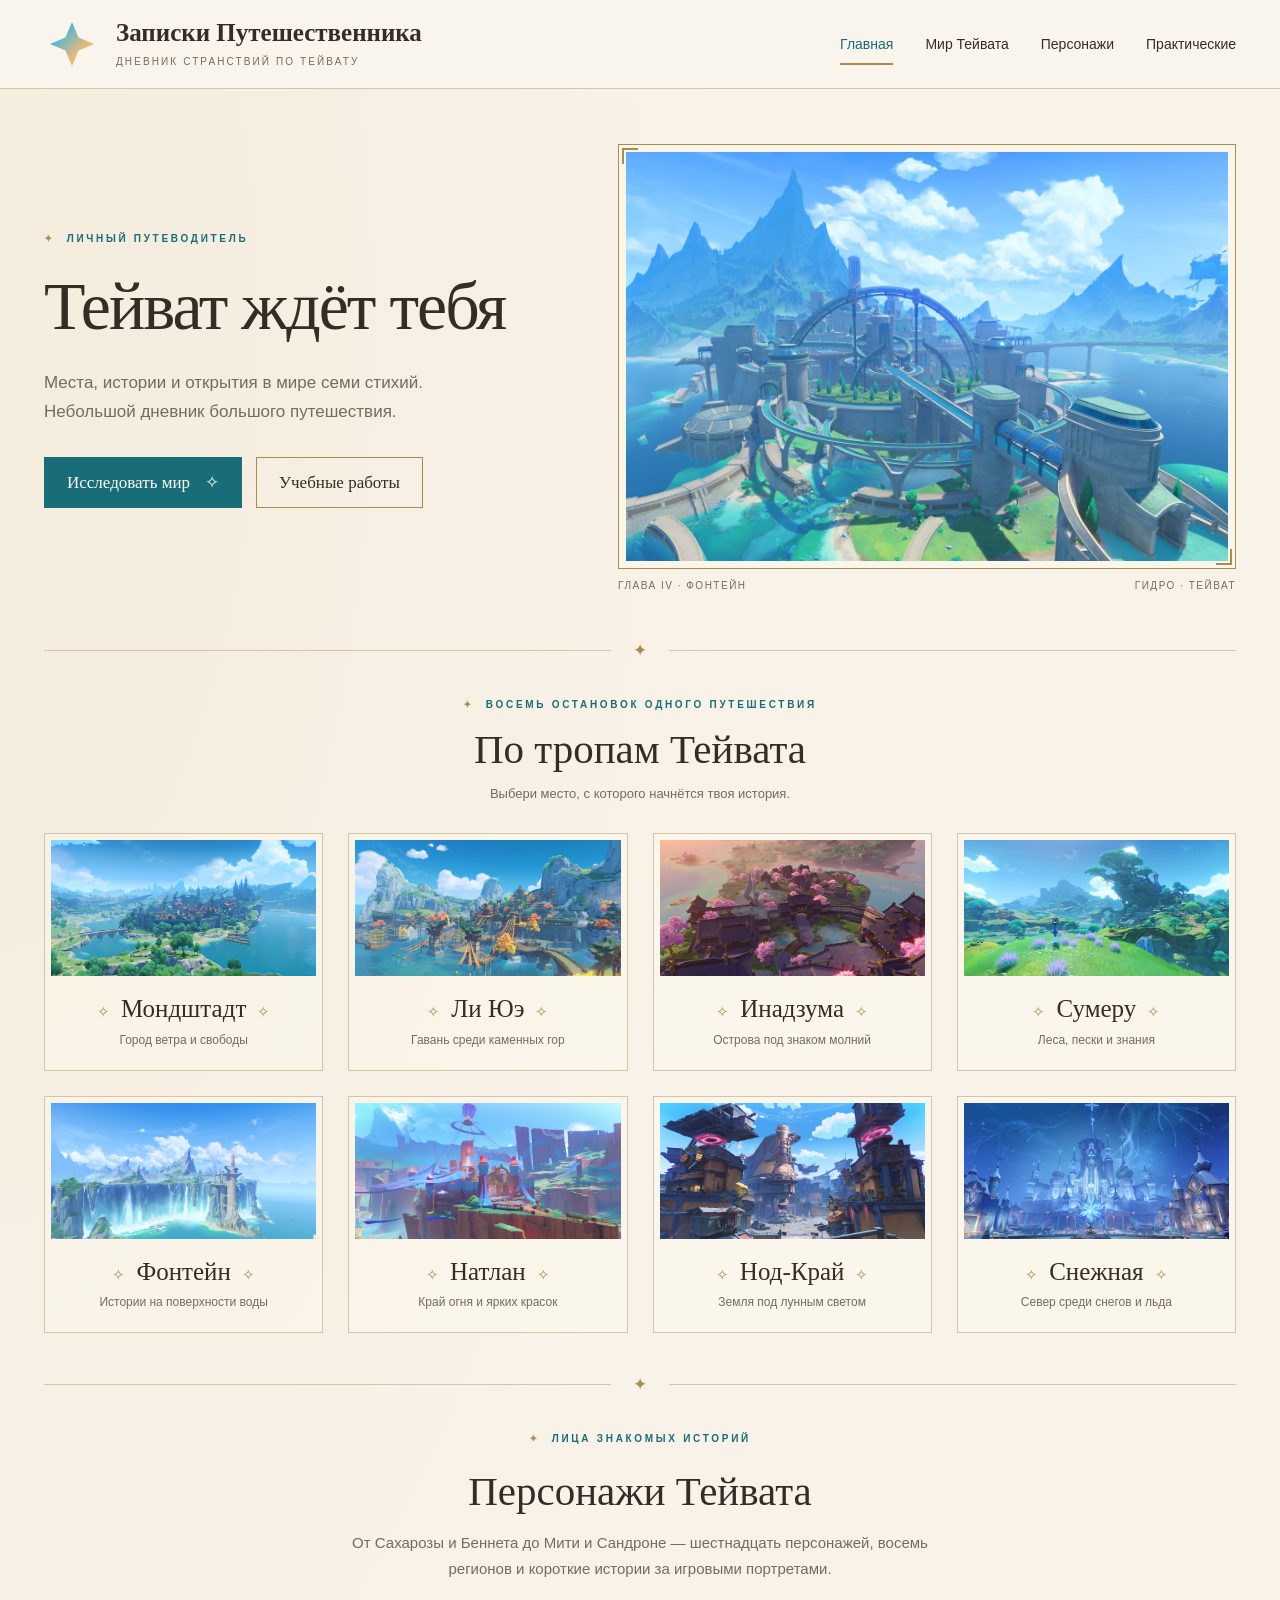
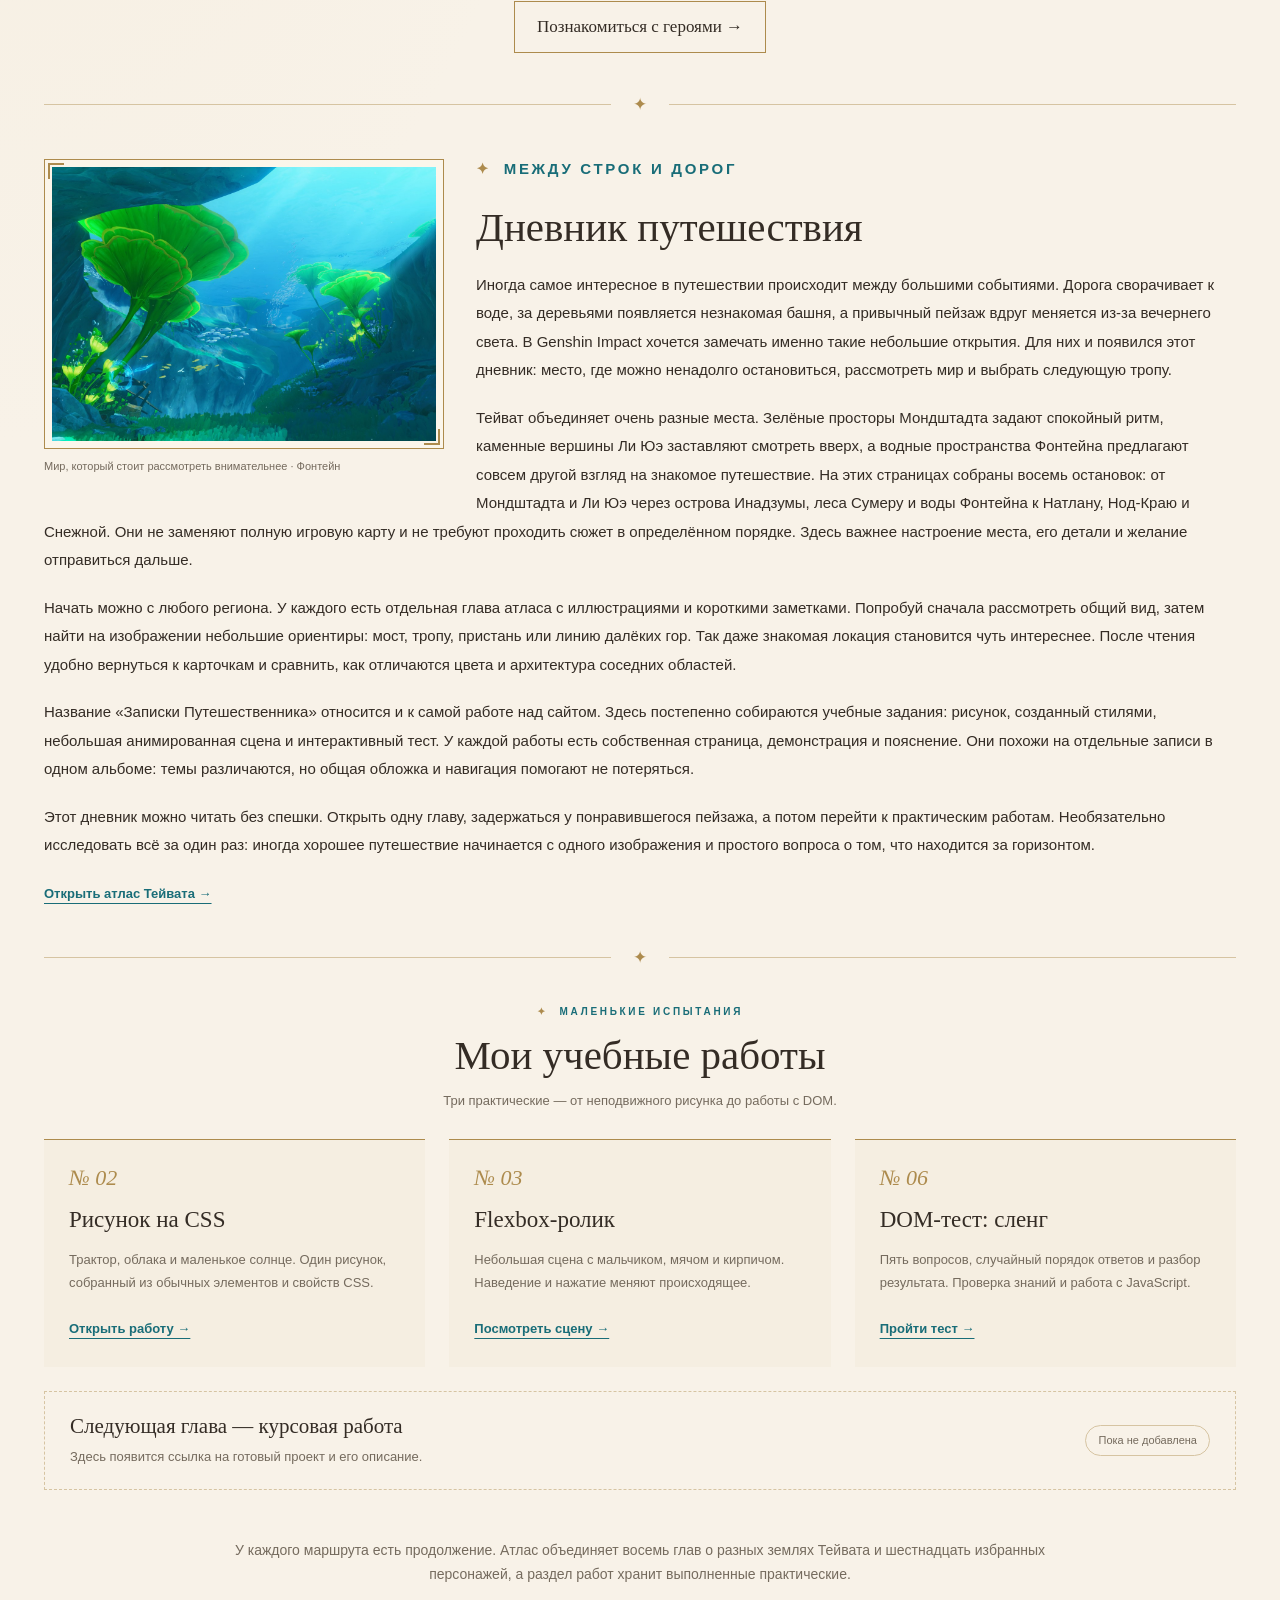
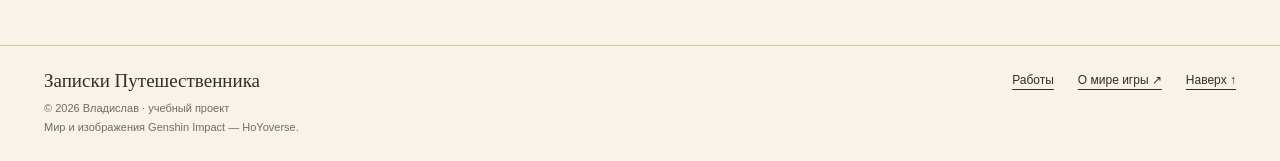
<file: index.html>
<!DOCTYPE html>
<html lang="ru">
<head>
  <meta charset="UTF-8">
  <meta name="viewport" content="width=device-width, initial-scale=1">
  <meta name="description" content="Пастельный дневник Genshin Impact: восемь остановок от Мондштадта до Снежной, атлас и учебные работы по вёрстке.">
  <meta name="theme-color" content="#f8f2e8">
  <title>Главная · Записки Путешественника</title>
  <link rel="icon" type="image/svg+xml" href="assets/images/favicon.svg">
  <link rel="stylesheet" href="assets/css/style.css">
  <script src="assets/js/main.js" defer></script>
</head>
<body>
  <a class="skip-link" href="#main">К содержанию</a>
  <header class="site-header">
    <div class="container header-inner">
      <a class="brand" href="index.html">
        <span class="logo-slot">
          <span class="primogem"></span>
        </span>
        <span class="brand-name">Записки Путешественника<span class="brand-sub">Дневник странствий по Тейвату</span></span>
      </a>
      <button class="menu-toggle" type="button">Меню ☰</button>
      <nav id="site-navigation" class="site-nav"><a href="index.html" class="is-current">Главная</a><a href="teyvat.html">Мир Тейвата</a><a href="characters.html">Персонажи</a><a href="index.html#practices">Практические</a></nav>
    </div>
  </header>
  <main id="main" class="container">
    <section class="hero">
      <div>
        <p class="eyebrow">Личный путеводитель</p>
        <h1 id="hero-title">Тейват ждёт тебя</h1>
        <p class="hero-lead">Места, истории и открытия в мире семи стихий. Небольшой дневник большого путешествия.</p>
        <div class="hero-actions"><a class="button" href="teyvat.html">Исследовать мир <span>✧</span></a><a class="button button--outline" href="#practices">Учебные работы</a></div>
      </div>
      <figure class="hero-picture">
        <div class="framed"><img src="assets/images/fontaine-1.jpg" alt="Панорама Кур-де-Фонтейна с арками, каналами и горными вершинами" width="1600" height="900"></div>
        <figcaption class="picture-caption"><span>Глава IV · Фонтейн</span><span>Гидро · Тейват</span></figcaption>
      </figure>
    </section>
    <div class="ornament">✦</div>
    <section class="section">
      <div class="section-heading"><p class="eyebrow">Восемь остановок одного путешествия</p><h2 id="regions-title">По тропам Тейвата</h2><p class="section-note">Выбери место, с которого начнётся твоя история.</p></div>
      <div class="region-grid">
        <a class="region-card" href="teyvat.html#mondstadt">
          <img src="assets/images/mondstadt.jpg" alt="Город Мондштадт на острове среди зелёных холмов" width="1600" height="900" loading="lazy">
          <div class="region-card-body"><h3>Мондштадт</h3><p>Город ветра и свободы</p></div>
        </a>
        <a class="region-card" href="teyvat.html#liyue">
          <img src="assets/images/liyue-1.jpg" alt="Порт Ли Юэ с традиционными крышами и горами на горизонте" width="1600" height="900" loading="lazy">
          <div class="region-card-body"><h3>Ли Юэ</h3><p>Гавань среди каменных гор</p></div>
        </a>
        <a class="region-card" href="teyvat.html#inazuma">
          <img src="assets/images/inazuma.jpg" alt="Город Инадзума с сакурами и дворцом над морем" width="1600" height="900" loading="lazy">
          <div class="region-card-body"><h3>Инадзума</h3><p>Острова под знаком молний</p></div>
        </a>
        <a class="region-card" href="teyvat.html#sumeru">
          <img src="assets/images/sumeru.jpg" alt="Город Сумеру среди ветвей большого дерева" width="1600" height="900" loading="lazy">
          <div class="region-card-body"><h3>Сумеру</h3><p>Леса, пески и знания</p></div>
        </a>
        <a class="region-card" href="teyvat.html#fontaine">
          <img src="assets/images/fontaine-2.jpg" alt="Водопады и порт Ромарин в Фонтейне" width="1600" height="900" loading="lazy">
          <div class="region-card-body"><h3>Фонтейн</h3><p>Истории на поверхности воды</p></div>
        </a>
        <a class="region-card" href="teyvat.html#natlan">
          <img src="assets/images/natlan.jpg" alt="Красочные скалы и арена Натлана" width="1600" height="900" loading="lazy">
          <div class="region-card-body"><h3>Натлан</h3><p>Край огня и ярких красок</p></div>
        </a>
        <a class="region-card" href="teyvat.html#nod-krai">
          <img src="assets/images/nod-krai.jpg" alt="Постройки и механизмы приграничного города Нод-Края" width="1600" height="900" loading="lazy">
          <div class="region-card-body"><h3>Нод-Край</h3><p>Земля под лунным светом</p></div>
        </a>
        <a class="region-card" href="teyvat.html#snezhnaya">
          <img src="assets/images/snezhnaya.jpg" alt="Ледяной дворец Полярной звезды в синем свете" width="1600" height="900" loading="lazy">
          <div class="region-card-body"><h3>Снежная</h3><p>Север среди снегов и льда</p></div>
        </a>
      </div>
    </section>
    <div class="ornament">✦</div>
    <section class="section character-intro">
      <p class="eyebrow">Лица знакомых историй</p><h2 id="characters-title">Персонажи Тейвата</h2>
      <p>От Сахарозы и Беннета до Мити и Сандроне — шестнадцать персонажей, восемь регионов и короткие истории за игровыми портретами.</p>
      <a class="button button--outline" href="characters.html">Познакомиться с героями →</a>
    </section>
    <div class="ornament">✦</div>
    <article class="journal">
      <figure class="float-picture"><div class="framed"><img src="assets/images/fontaine-3.jpg" alt="Подводные растения Элтонской впадины в мягком голубом свете" width="1600" height="900" loading="lazy"></div><figcaption>Мир, который стоит рассмотреть внимательнее · Фонтейн</figcaption></figure>
      <p class="eyebrow">Между строк и дорог</p>
      <h2 id="journal-title">Дневник путешествия</h2>
      <p>Иногда самое интересное в путешествии происходит между большими событиями. Дорога сворачивает к воде, за деревьями появляется незнакомая башня, а привычный пейзаж вдруг меняется из-за вечернего света. В Genshin Impact хочется замечать именно такие небольшие открытия. Для них и появился этот дневник: место, где можно ненадолго остановиться, рассмотреть мир и выбрать следующую тропу.</p>
    <p>Тейват объединяет очень разные места. Зелёные просторы Мондштадта задают спокойный ритм, каменные вершины Ли Юэ заставляют смотреть вверх, а водные пространства Фонтейна предлагают совсем другой взгляд на знакомое путешествие. На этих страницах собраны восемь остановок: от Мондштадта и Ли Юэ через острова Инадзумы, леса Сумеру и воды Фонтейна к Натлану, Нод-Краю и Снежной. Они не заменяют полную игровую карту и не требуют проходить сюжет в определённом порядке. Здесь важнее настроение места, его детали и желание отправиться дальше.</p>
    <p>Начать можно с любого региона. У каждого есть отдельная глава атласа с иллюстрациями и короткими заметками. Попробуй сначала рассмотреть общий вид, затем найти на изображении небольшие ориентиры: мост, тропу, пристань или линию далёких гор. Так даже знакомая локация становится чуть интереснее. После чтения удобно вернуться к карточкам и сравнить, как отличаются цвета и архитектура соседних областей.</p>
    <p>Название «Записки Путешественника» относится и к самой работе над сайтом. Здесь постепенно собираются учебные задания: рисунок, созданный стилями, небольшая анимированная сцена и интерактивный тест. У каждой работы есть собственная страница, демонстрация и пояснение. Они похожи на отдельные записи в одном альбоме: темы различаются, но общая обложка и навигация помогают не потеряться.</p>
    <p>Этот дневник можно читать без спешки. Открыть одну главу, задержаться у понравившегося пейзажа, а потом перейти к практическим работам. Необязательно исследовать всё за один раз: иногда хорошее путешествие начинается с одного изображения и простого вопроса о том, что находится за горизонтом.</p>
      <a class="text-link" href="teyvat.html">Открыть атлас Тейвата →</a>
    </article>
    <div class="ornament">✦</div>
    <section id="practices" class="section">
      <div class="section-heading"><p class="eyebrow">Маленькие испытания</p><h2 id="practices-title">Мои учебные работы</h2><p class="section-note">Три практические — от неподвижного рисунка до работы с DOM.</p></div>
      <div class="works-grid">
        <article class="work-card"><span class="work-number">№ 02</span><h3>Рисунок на CSS</h3><p>Трактор, облака и маленькое солнце. Один рисунок, собранный из обычных элементов и свойств CSS.</p><a class="text-link" href="practice-2.html">Открыть работу →</a></article>
        <article class="work-card"><span class="work-number">№ 03</span><h3>Flexbox-ролик</h3><p>Небольшая сцена с мальчиком, мячом и кирпичом. Наведение и нажатие меняют происходящее.</p><a class="text-link" href="practice-3.html">Посмотреть сцену →</a></article>
        <article class="work-card"><span class="work-number">№ 06</span><h3>DOM-тест: сленг</h3><p>Пять вопросов, случайный порядок ответов и разбор результата. Проверка знаний и работа с JavaScript.</p><a class="text-link" href="practice-6.html">Пройти тест →</a></article>
      </div>
      <div class="coursework-note"><p><strong>Следующая глава — курсовая работа</strong>Здесь появится ссылка на готовый проект и его описание.</p><span class="status-label">Пока не добавлена</span></div>
    </section>
    <p class="closing-note">У каждого маршрута есть продолжение. Атлас объединяет восемь глав о разных землях Тейвата и шестнадцать избранных персонажей, а раздел работ хранит выполненные практические.</p>
  </main>
  <footer class="site-footer">
    <div class="container footer-inner">
      <div><p class="footer-brand">Записки Путешественника</p><p class="footer-small">© 2026 Владислав · учебный проект<br>Мир и изображения Genshin Impact — HoYoverse.</p></div>
      <nav class="footer-links"><a href="index.html#practices">Работы</a><a href="https://genshin.hoyoverse.com/ru/map" target="_blank" rel="noopener noreferrer">О мире игры ↗</a><a href="#main">Наверх ↑</a></nav>
    </div>
  </footer>
</body>
</html>
</file>
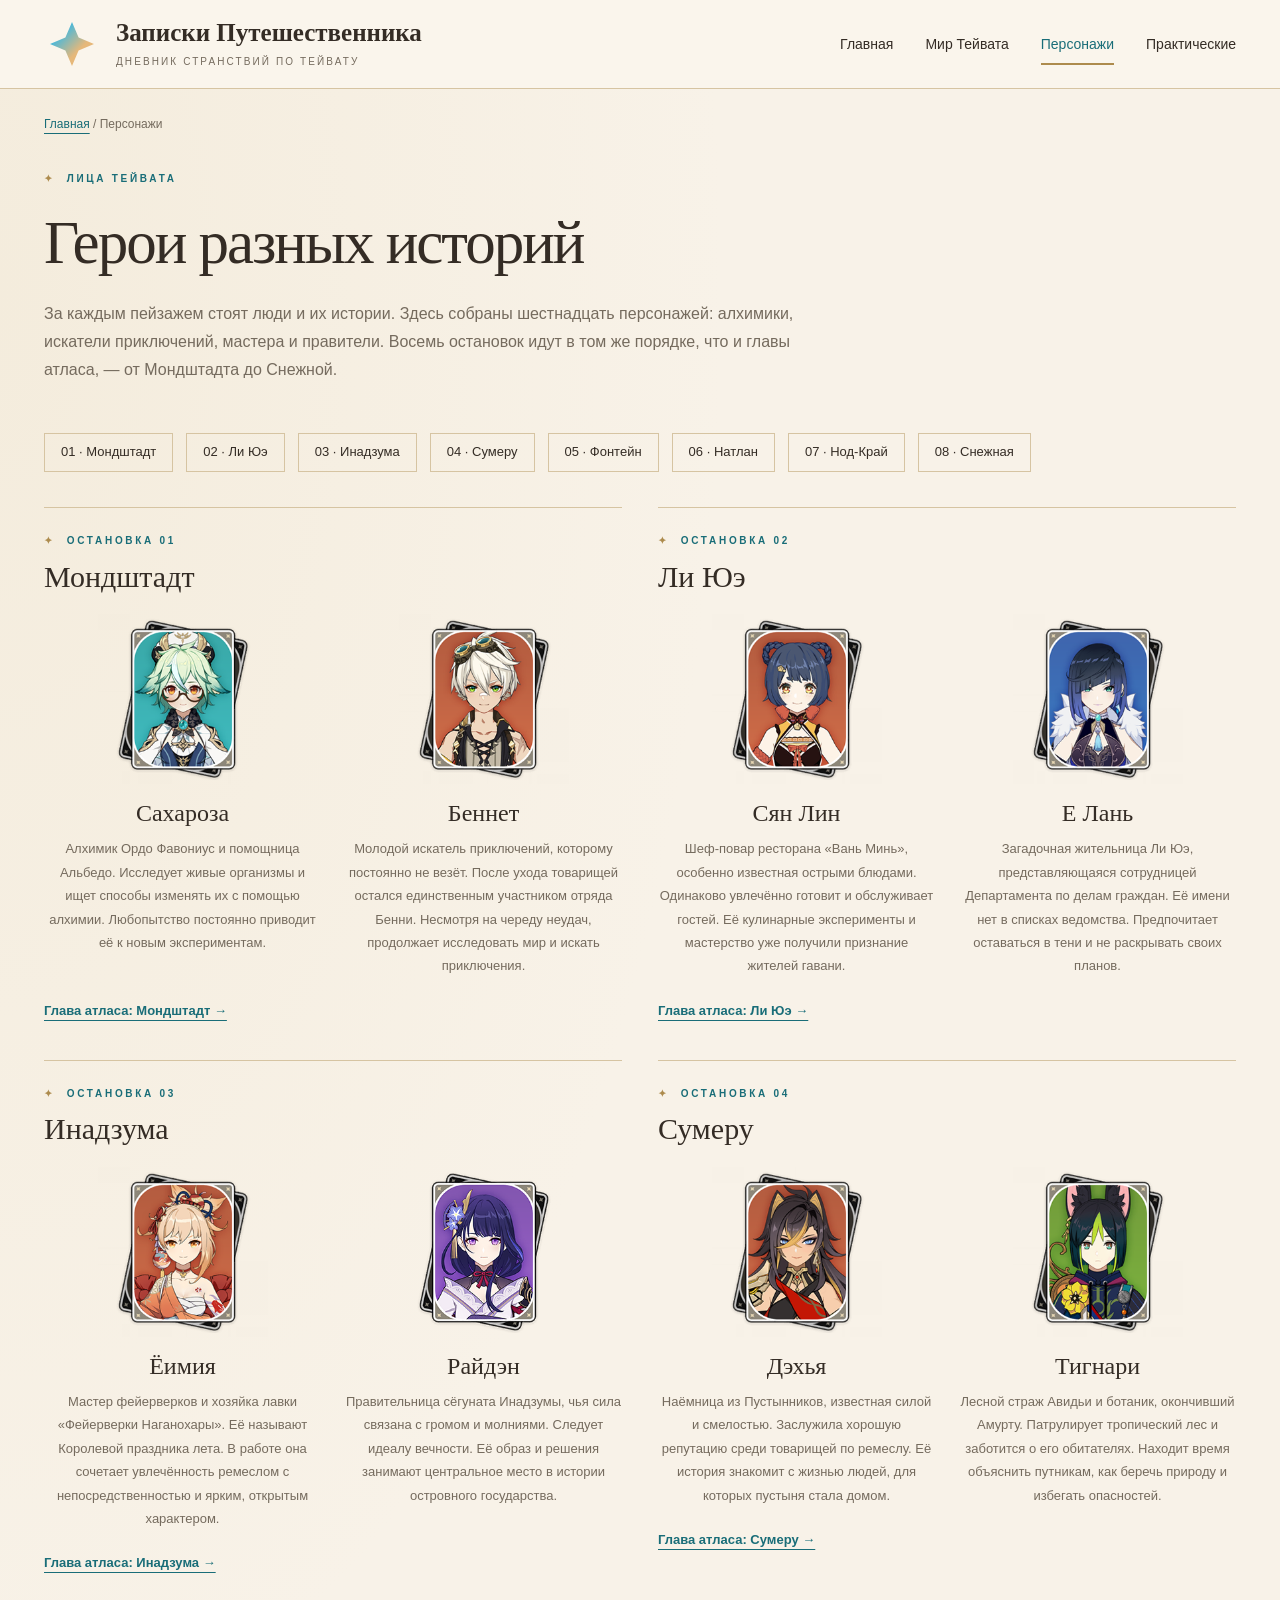
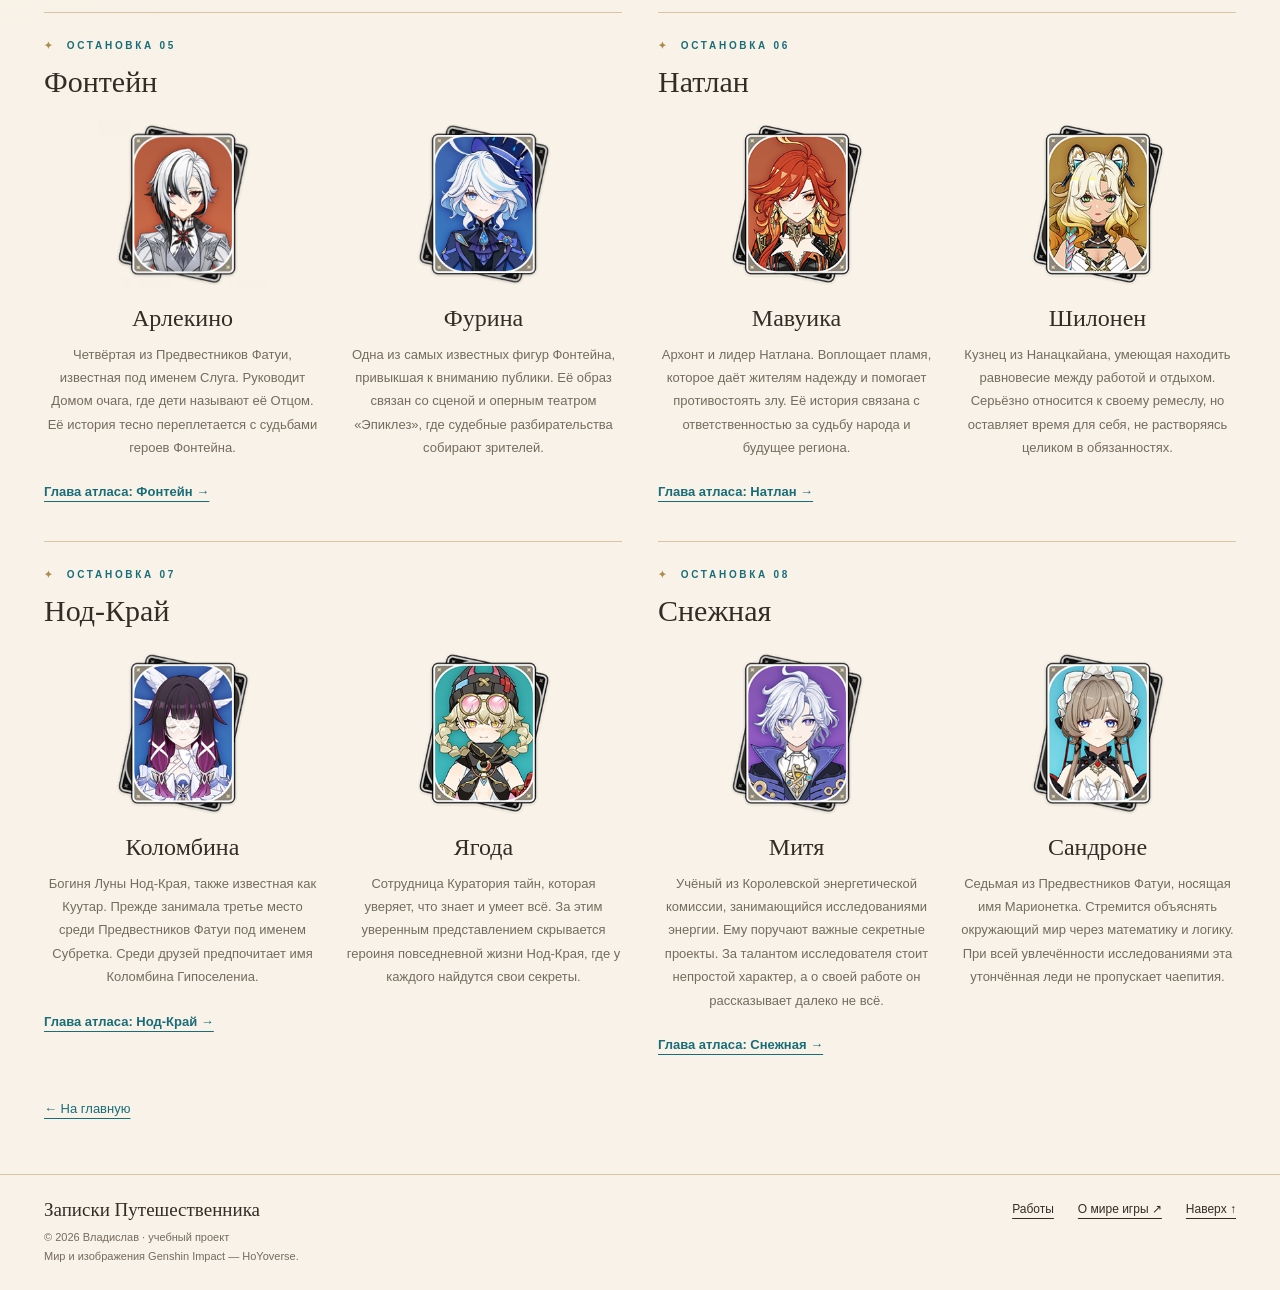
<file: characters.html>
<!DOCTYPE html>
<html lang="ru">
<head>
  <meta charset="UTF-8">
  <meta name="viewport" content="width=device-width, initial-scale=1">
  <meta name="description" content="Шестнадцать персонажей Genshin Impact: игровые портреты и короткие описания, от Мондштадта до Снежной.">
  <meta name="theme-color" content="#f8f2e8">
  <title>Персонажи · Записки Путешественника</title>
  <link rel="icon" type="image/svg+xml" href="assets/images/favicon.svg">
  <link rel="stylesheet" href="assets/css/style.css">
  <script src="assets/js/main.js" defer></script>
</head>
<body>
  <a class="skip-link" href="#main">К содержанию</a>
  <header class="site-header">
    <div class="container header-inner">
      <a class="brand" href="index.html">
        <span class="logo-slot">
          <span class="primogem"></span>
        </span>
        <span class="brand-name">Записки Путешественника<span class="brand-sub">Дневник странствий по Тейвату</span></span>
      </a>
      <button class="menu-toggle" type="button">Меню ☰</button>
      <nav id="site-navigation" class="site-nav"><a href="index.html">Главная</a><a href="teyvat.html">Мир Тейвата</a><a href="characters.html" class="is-current">Персонажи</a><a href="index.html#practices">Практические</a></nav>
    </div>
  </header>
  <main id="main" class="container">
    <nav class="breadcrumbs"><a href="index.html">Главная</a> / Персонажи</nav>
    <header class="page-intro"><p class="eyebrow">Лица Тейвата</p><h1>Герои разных историй</h1><p>За каждым пейзажем стоят люди и их истории. Здесь собраны шестнадцать персонажей: алхимики, искатели приключений, мастера и правители. Восемь остановок идут в том же порядке, что и главы атласа, — от Мондштадта до Снежной.</p></header>
    <nav class="atlas-toc"><a href="#mondstadt">01 · Мондштадт</a><a href="#liyue">02 · Ли Юэ</a><a href="#inazuma">03 · Инадзума</a><a href="#sumeru">04 · Сумеру</a><a href="#fontaine">05 · Фонтейн</a><a href="#natlan">06 · Натлан</a><a href="#nod-krai">07 · Нод-Край</a><a href="#snezhnaya">08 · Снежная</a></nav>
    <div class="character-regions">
      <section id="mondstadt" class="character-region">
        <p class="eyebrow">Остановка 01</p><h2 id="mondstadt-title">Мондштадт</h2>
        <div class="character-pair">
          <article class="character-card"><img src="assets/images/character-sucrose.png" alt="Сахароза — игровая карточка персонажа" width="256" height="256" loading="lazy"><h3>Сахароза</h3><p>Алхимик Ордо Фавониус и помощница Альбедо. Исследует живые организмы и ищет способы изменять их с помощью алхимии. Любопытство постоянно приводит её к новым экспериментам.</p></article>
          <article class="character-card"><img src="assets/images/character-bennett.png" alt="Беннет — игровая карточка персонажа" width="256" height="256" loading="lazy"><h3>Беннет</h3><p>Молодой искатель приключений, которому постоянно не везёт. После ухода товарищей остался единственным участником отряда Бенни. Несмотря на череду неудач, продолжает исследовать мир и искать приключения.</p></article>
        </div>
        <a class="text-link" href="teyvat.html#mondstadt">Глава атласа: Мондштадт →</a>
      </section>
      <section id="liyue" class="character-region">
        <p class="eyebrow">Остановка 02</p><h2 id="liyue-title">Ли Юэ</h2>
        <div class="character-pair">
          <article class="character-card"><img src="assets/images/character-xiangling.png" alt="Сян Лин — игровая карточка персонажа" width="256" height="256" loading="lazy"><h3>Сян Лин</h3><p>Шеф-повар ресторана «Вань Минь», особенно известная острыми блюдами. Одинаково увлечённо готовит и обслуживает гостей. Её кулинарные эксперименты и мастерство уже получили признание жителей гавани.</p></article>
          <article class="character-card"><img src="assets/images/character-yelan.png" alt="Е Лань — игровая карточка персонажа" width="256" height="256" loading="lazy"><h3>Е Лань</h3><p>Загадочная жительница Ли Юэ, представляющаяся сотрудницей Департамента по делам граждан. Её имени нет в списках ведомства. Предпочитает оставаться в тени и не раскрывать своих планов.</p></article>
        </div>
        <a class="text-link" href="teyvat.html#liyue">Глава атласа: Ли Юэ →</a>
      </section>
      <section id="inazuma" class="character-region">
        <p class="eyebrow">Остановка 03</p><h2 id="inazuma-title">Инадзума</h2>
        <div class="character-pair">
          <article class="character-card"><img src="assets/images/character-yoimiya.png" alt="Ёимия — игровая карточка персонажа" width="256" height="256" loading="lazy"><h3>Ёимия</h3><p>Мастер фейерверков и хозяйка лавки «Фейерверки Наганохары». Её называют Королевой праздника лета. В работе она сочетает увлечённость ремеслом с непосредственностью и ярким, открытым характером.</p></article>
          <article class="character-card"><img src="assets/images/character-raiden.png" alt="Райдэн — игровая карточка персонажа" width="256" height="256" loading="lazy"><h3>Райдэн</h3><p>Правительница сёгуната Инадзумы, чья сила связана с громом и молниями. Следует идеалу вечности. Её образ и решения занимают центральное место в истории островного государства.</p></article>
        </div>
        <a class="text-link" href="teyvat.html#inazuma">Глава атласа: Инадзума →</a>
      </section>
      <section id="sumeru" class="character-region">
        <p class="eyebrow">Остановка 04</p><h2 id="sumeru-title">Сумеру</h2>
        <div class="character-pair">
          <article class="character-card"><img src="assets/images/character-dehya.png" alt="Дэхья — игровая карточка персонажа" width="256" height="256" loading="lazy"><h3>Дэхья</h3><p>Наёмница из Пустынников, известная силой и смелостью. Заслужила хорошую репутацию среди товарищей по ремеслу. Её история знакомит с жизнью людей, для которых пустыня стала домом.</p></article>
          <article class="character-card"><img src="assets/images/character-tighnari.png" alt="Тигнари — игровая карточка персонажа" width="256" height="256" loading="lazy"><h3>Тигнари</h3><p>Лесной страж Авидьи и ботаник, окончивший Амурту. Патрулирует тропический лес и заботится о его обитателях. Находит время объяснить путникам, как беречь природу и избегать опасностей.</p></article>
        </div>
        <a class="text-link" href="teyvat.html#sumeru">Глава атласа: Сумеру →</a>
      </section>
      <section id="fontaine" class="character-region">
        <p class="eyebrow">Остановка 05</p><h2 id="fontaine-title">Фонтейн</h2>
        <div class="character-pair">
          <article class="character-card"><img src="assets/images/character-arlecchino.png" alt="Арлекино — игровая карточка персонажа" width="256" height="256" loading="lazy"><h3>Арлекино</h3><p>Четвёртая из Предвестников Фатуи, известная под именем Слуга. Руководит Домом очага, где дети называют её Отцом. Её история тесно переплетается с судьбами героев Фонтейна.</p></article>
          <article class="character-card"><img src="assets/images/character-furina.png" alt="Фурина — игровая карточка персонажа" width="512" height="512" loading="lazy"><h3>Фурина</h3><p>Одна из самых известных фигур Фонтейна, привыкшая к вниманию публики. Её образ связан со сценой и оперным театром «Эпиклез», где судебные разбирательства собирают зрителей.</p></article>
        </div>
        <a class="text-link" href="teyvat.html#fontaine">Глава атласа: Фонтейн →</a>
      </section>
      <section id="natlan" class="character-region">
        <p class="eyebrow">Остановка 06</p><h2 id="natlan-title">Натлан</h2>
        <div class="character-pair">
          <article class="character-card"><img src="assets/images/character-mavuika.png" alt="Мавуика — игровая карточка персонажа" width="256" height="256" loading="lazy"><h3>Мавуика</h3><p>Архонт и лидер Натлана. Воплощает пламя, которое даёт жителям надежду и помогает противостоять злу. Её история связана с ответственностью за судьбу народа и будущее региона.</p></article>
          <article class="character-card"><img src="assets/images/character-xilonen.png" alt="Шилонен — игровая карточка персонажа" width="256" height="256" loading="lazy"><h3>Шилонен</h3><p>Кузнец из Нанацкайана, умеющая находить равновесие между работой и отдыхом. Серьёзно относится к своему ремеслу, но оставляет время для себя, не растворяясь целиком в обязанностях.</p></article>
        </div>
        <a class="text-link" href="teyvat.html#natlan">Глава атласа: Натлан →</a>
      </section>
      <section id="nod-krai" class="character-region">
        <p class="eyebrow">Остановка 07</p><h2 id="nod-krai-title">Нод-Край</h2>
        <div class="character-pair">
          <article class="character-card"><img src="assets/images/character-columbina.png" alt="Коломбина — игровая карточка персонажа" width="256" height="256" loading="lazy"><h3>Коломбина</h3><p>Богиня Луны Нод-Края, также известная как Куутар. Прежде занимала третье место среди Предвестников Фатуи под именем Субретка. Среди друзей предпочитает имя Коломбина Гипоселениа.</p></article>
          <article class="character-card"><img src="assets/images/character-jahoda.png" alt="Ягода — игровая карточка персонажа" width="256" height="256" loading="lazy"><h3>Ягода</h3><p>Сотрудница Куратория тайн, которая уверяет, что знает и умеет всё. За этим уверенным представлением скрывается героиня повседневной жизни Нод-Края, где у каждого найдутся свои секреты.</p></article>
        </div>
        <a class="text-link" href="teyvat.html#nod-krai">Глава атласа: Нод-Край →</a>
      </section>
      <section id="snezhnaya" class="character-region">
        <p class="eyebrow">Остановка 08</p><h2 id="snezhnaya-title">Снежная</h2>
        <div class="character-pair">
          <article class="character-card"><img src="assets/images/character-mitya.png" alt="Митя — игровая карточка персонажа" width="256" height="256" loading="lazy"><h3>Митя</h3><p>Учёный из Королевской энергетической комиссии, занимающийся исследованиями энергии. Ему поручают важные секретные проекты. За талантом исследователя стоит непростой характер, а о своей работе он рассказывает далеко не всё.</p></article>
          <article class="character-card"><img src="assets/images/character-sandrone.png" alt="Сандроне — игровая карточка персонажа" width="256" height="256" loading="lazy"><h3>Сандроне</h3><p>Седьмая из Предвестников Фатуи, носящая имя Марионетка. Стремится объяснять окружающий мир через математику и логику. При всей увлечённости исследованиями эта утончённая леди не пропускает чаепития.</p></article>
        </div>
        <a class="text-link" href="teyvat.html#snezhnaya">Глава атласа: Снежная →</a>
      </section>
    </div>
    <a class="back-link" href="index.html">← На главную</a>
  </main>
  <footer class="site-footer">
    <div class="container footer-inner">
      <div><p class="footer-brand">Записки Путешественника</p><p class="footer-small">© 2026 Владислав · учебный проект<br>Мир и изображения Genshin Impact — HoYoverse.</p></div>
      <nav class="footer-links"><a href="index.html#practices">Работы</a><a href="https://genshin.hoyoverse.com/ru/map" target="_blank" rel="noopener noreferrer">О мире игры ↗</a><a href="#main">Наверх ↑</a></nav>
    </div>
  </footer>
</body>
</html>
</file>
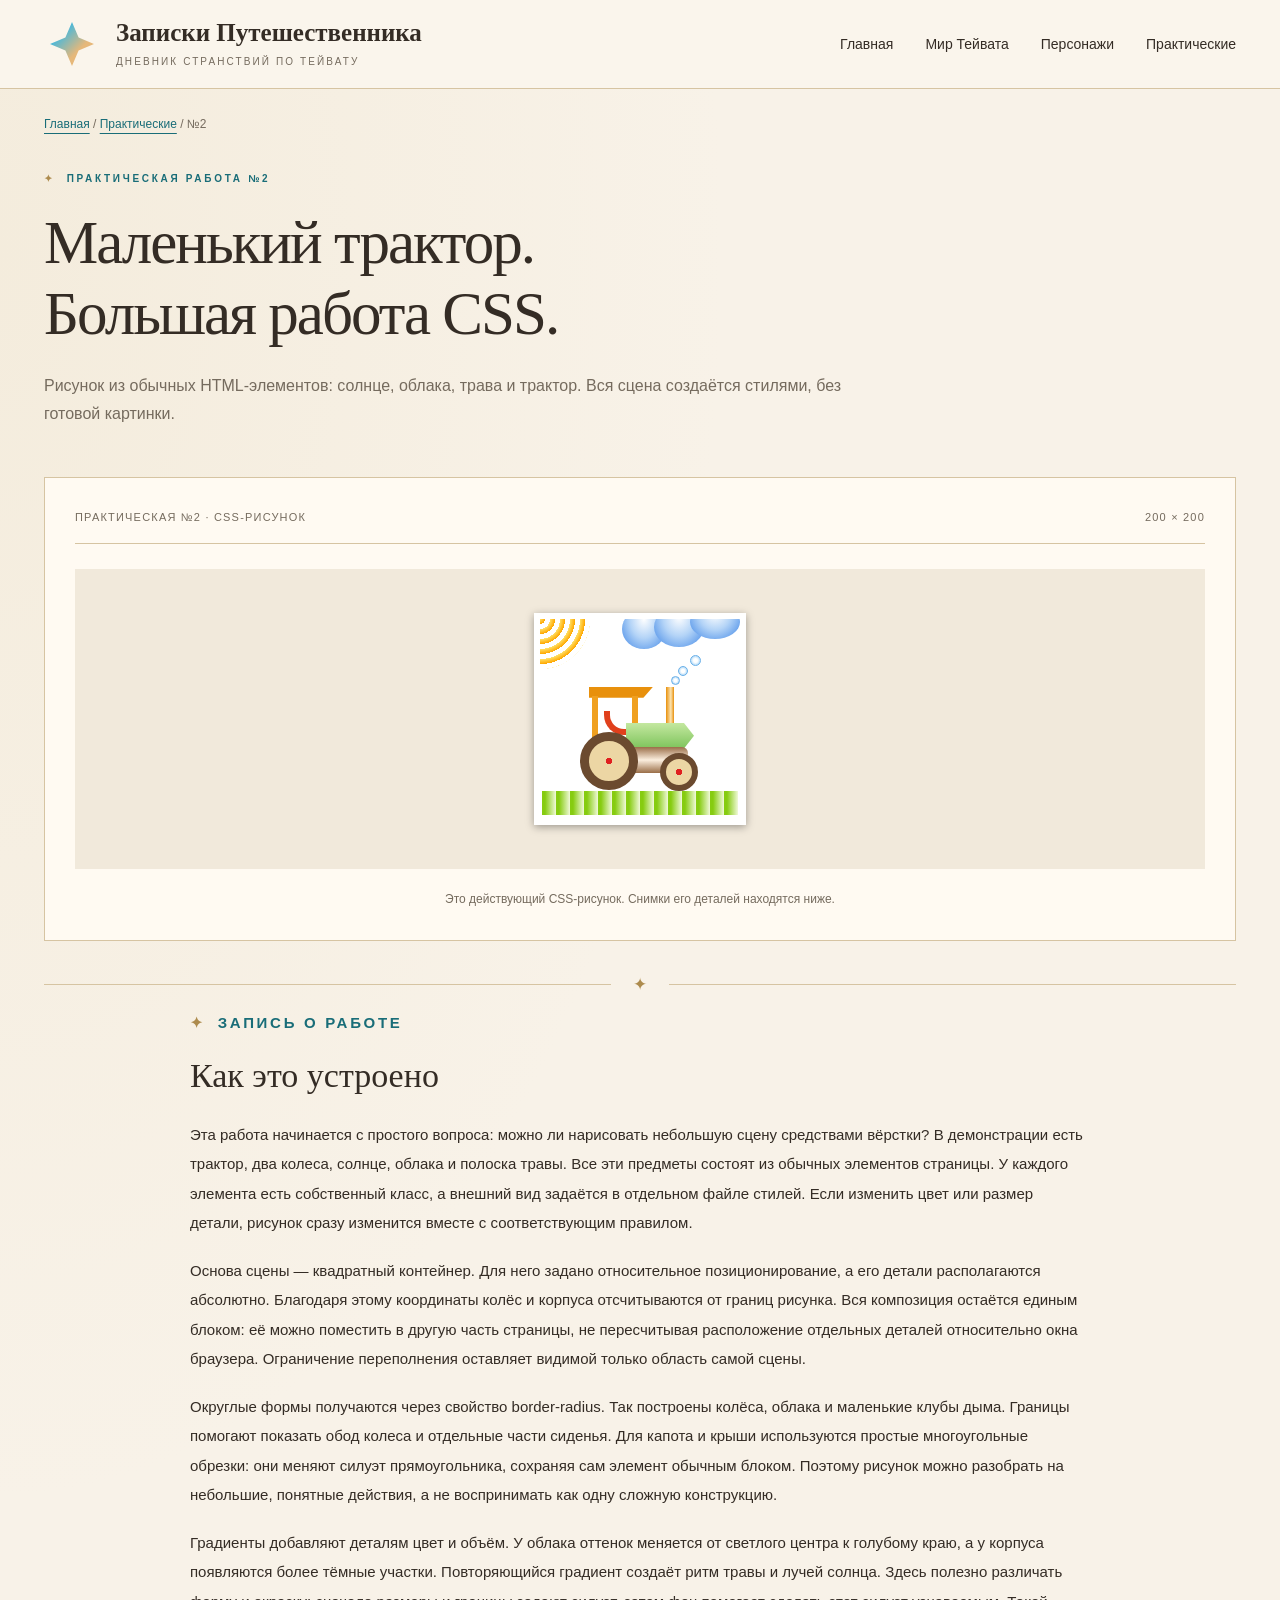
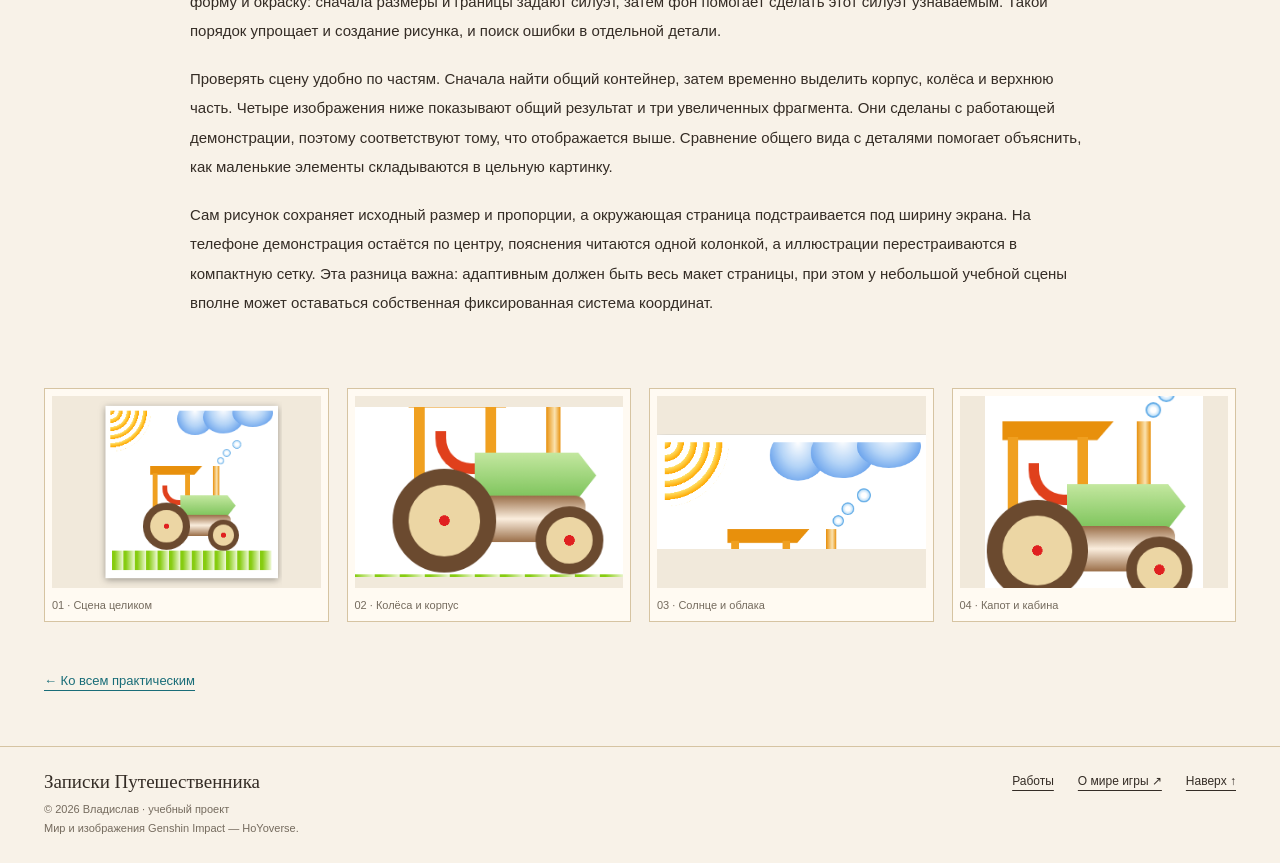
<file: practice-2.html>
<!DOCTYPE html>
<html lang="ru">
<head>
  <meta charset="UTF-8">
  <meta name="viewport" content="width=device-width, initial-scale=1">
  <meta name="description" content="Рисунок из обычных HTML-элементов: солнце, облака, трава и трактор. Вся сцена создаётся стилями, без готовой картинки.">
  <meta name="theme-color" content="#f8f2e8">
  <title>Практическая №2 — Маленький трактор. Большая работа CSS. · Записки Путешественника</title>
  <link rel="stylesheet" href="assets/css/style.css">
  <link rel="icon" type="image/svg+xml" href="assets/images/favicon.svg">
  <link rel="stylesheet" href="assets/css/tractor.css">
  <script src="assets/js/main.js" defer></script>
</head>
<body>
  <a class="skip-link" href="#main">К содержанию</a>
  <header class="site-header">
    <div class="container header-inner">
      <a class="brand" href="index.html">
        <span class="logo-slot">
          <span class="primogem"></span>
        </span>
        <span class="brand-name">Записки Путешественника<span class="brand-sub">Дневник странствий по Тейвату</span></span>
      </a>
      <button class="menu-toggle" type="button">Меню ☰</button>
      <nav id="site-navigation" class="site-nav"><a href="index.html">Главная</a><a href="teyvat.html">Мир Тейвата</a><a href="characters.html">Персонажи</a><a href="index.html#practices">Практические</a></nav>
    </div>
  </header>
  <main id="main" class="container">
    <nav class="breadcrumbs"><a href="index.html">Главная</a> / <a href="index.html#practices">Практические</a> / №2</nav>
    <header class="page-intro"><p class="eyebrow">Практическая работа №2</p><h1>Маленький трактор.<br>Большая работа CSS.</h1><p>Рисунок из обычных HTML-элементов: солнце, облака, трава и трактор. Вся сцена создаётся стилями, без готовой картинки.</p></header>
    <section class="demo-panel"><div class="demo-label"><span>Практическая №2 · CSS-рисунок</span><span>200 × 200</span></div><div class="demo-stage tractor-demo"><div role="img"><div class="pic">
                    <div class="sun"></div>
                    <div class="cloud cloud1"></div>
                    <div class="cloud cloud2"></div>
                    <div class="cloud cloud3"></div>
                    <div class="smoke smoke1"></div>
                    <div class="smoke smoke2"></div>
                    <div class="smoke smoke3"></div>
                    <div class="roof"></div>
                    <div class="post post-left"></div>
                    <div class="post post-right"></div>
                    <div class="pipe"></div>
                    <div class="seat"></div>
                    <div class="hood"></div>
                    <div class="body"></div>
                    <div class="wheel wheel-big"></div>
                    <div class="wheel wheel-small"></div>
                    <div class="grass"></div>
                </div></div></div><p class="demo-help">Это действующий CSS-рисунок. Снимки его деталей находятся ниже.</p></section>
    <div class="ornament">✦</div>
    <article class="article-copy"><p class="eyebrow">Запись о работе</p><h2>Как это устроено</h2><p>Эта работа начинается с простого вопроса: можно ли нарисовать небольшую сцену средствами вёрстки? В демонстрации есть трактор, два колеса, солнце, облака и полоска травы. Все эти предметы состоят из обычных элементов страницы. У каждого элемента есть собственный класс, а внешний вид задаётся в отдельном файле стилей. Если изменить цвет или размер детали, рисунок сразу изменится вместе с соответствующим правилом.</p>
    <p>Основа сцены — квадратный контейнер. Для него задано относительное позиционирование, а его детали располагаются абсолютно. Благодаря этому координаты колёс и корпуса отсчитываются от границ рисунка. Вся композиция остаётся единым блоком: её можно поместить в другую часть страницы, не пересчитывая расположение отдельных деталей относительно окна браузера. Ограничение переполнения оставляет видимой только область самой сцены.</p>
    <p>Округлые формы получаются через свойство border-radius. Так построены колёса, облака и маленькие клубы дыма. Границы помогают показать обод колеса и отдельные части сиденья. Для капота и крыши используются простые многоугольные обрезки: они меняют силуэт прямоугольника, сохраняя сам элемент обычным блоком. Поэтому рисунок можно разобрать на небольшие, понятные действия, а не воспринимать как одну сложную конструкцию.</p>
    <p>Градиенты добавляют деталям цвет и объём. У облака оттенок меняется от светлого центра к голубому краю, а у корпуса появляются более тёмные участки. Повторяющийся градиент создаёт ритм травы и лучей солнца. Здесь полезно различать форму и окраску: сначала размеры и границы задают силуэт, затем фон помогает сделать этот силуэт узнаваемым. Такой порядок упрощает и создание рисунка, и поиск ошибки в отдельной детали.</p>
    <p>Проверять сцену удобно по частям. Сначала найти общий контейнер, затем временно выделить корпус, колёса и верхнюю часть. Четыре изображения ниже показывают общий результат и три увеличенных фрагмента. Они сделаны с работающей демонстрации, поэтому соответствуют тому, что отображается выше. Сравнение общего вида с деталями помогает объяснить, как маленькие элементы складываются в цельную картинку.</p>
    <p>Сам рисунок сохраняет исходный размер и пропорции, а окружающая страница подстраивается под ширину экрана. На телефоне демонстрация остаётся по центру, пояснения читаются одной колонкой, а иллюстрации перестраиваются в компактную сетку. Эта разница важна: адаптивным должен быть весь макет страницы, при этом у небольшой учебной сцены вполне может оставаться собственная фиксированная система координат.</p></article>
    <section><div class="snapshot-grid"><figure><img src="assets/screenshots/practice-2-1.png" alt="Сцена целиком" width="700" height="500" loading="lazy"><figcaption>01 · Сцена целиком</figcaption></figure><figure><img src="assets/screenshots/practice-2-2.png" alt="Колёса и корпус" width="700" height="500" loading="lazy"><figcaption>02 · Колёса и корпус</figcaption></figure><figure><img src="assets/screenshots/practice-2-3.png" alt="Солнце и облака" width="700" height="500" loading="lazy"><figcaption>03 · Солнце и облака</figcaption></figure><figure><img src="assets/screenshots/practice-2-4.png" alt="Капот и кабина" width="700" height="500" loading="lazy"><figcaption>04 · Капот и кабина</figcaption></figure></div></section>
    <a class="back-link" href="index.html#practices">← Ко всем практическим</a>
  </main>
  <footer class="site-footer">
    <div class="container footer-inner">
      <div><p class="footer-brand">Записки Путешественника</p><p class="footer-small">© 2026 Владислав · учебный проект<br>Мир и изображения Genshin Impact — HoYoverse.</p></div>
      <nav class="footer-links"><a href="index.html#practices">Работы</a><a href="https://genshin.hoyoverse.com/ru/map" target="_blank" rel="noopener noreferrer">О мире игры ↗</a><a href="#main">Наверх ↑</a></nav>
    </div>
  </footer>
</body>
</html>
</file>
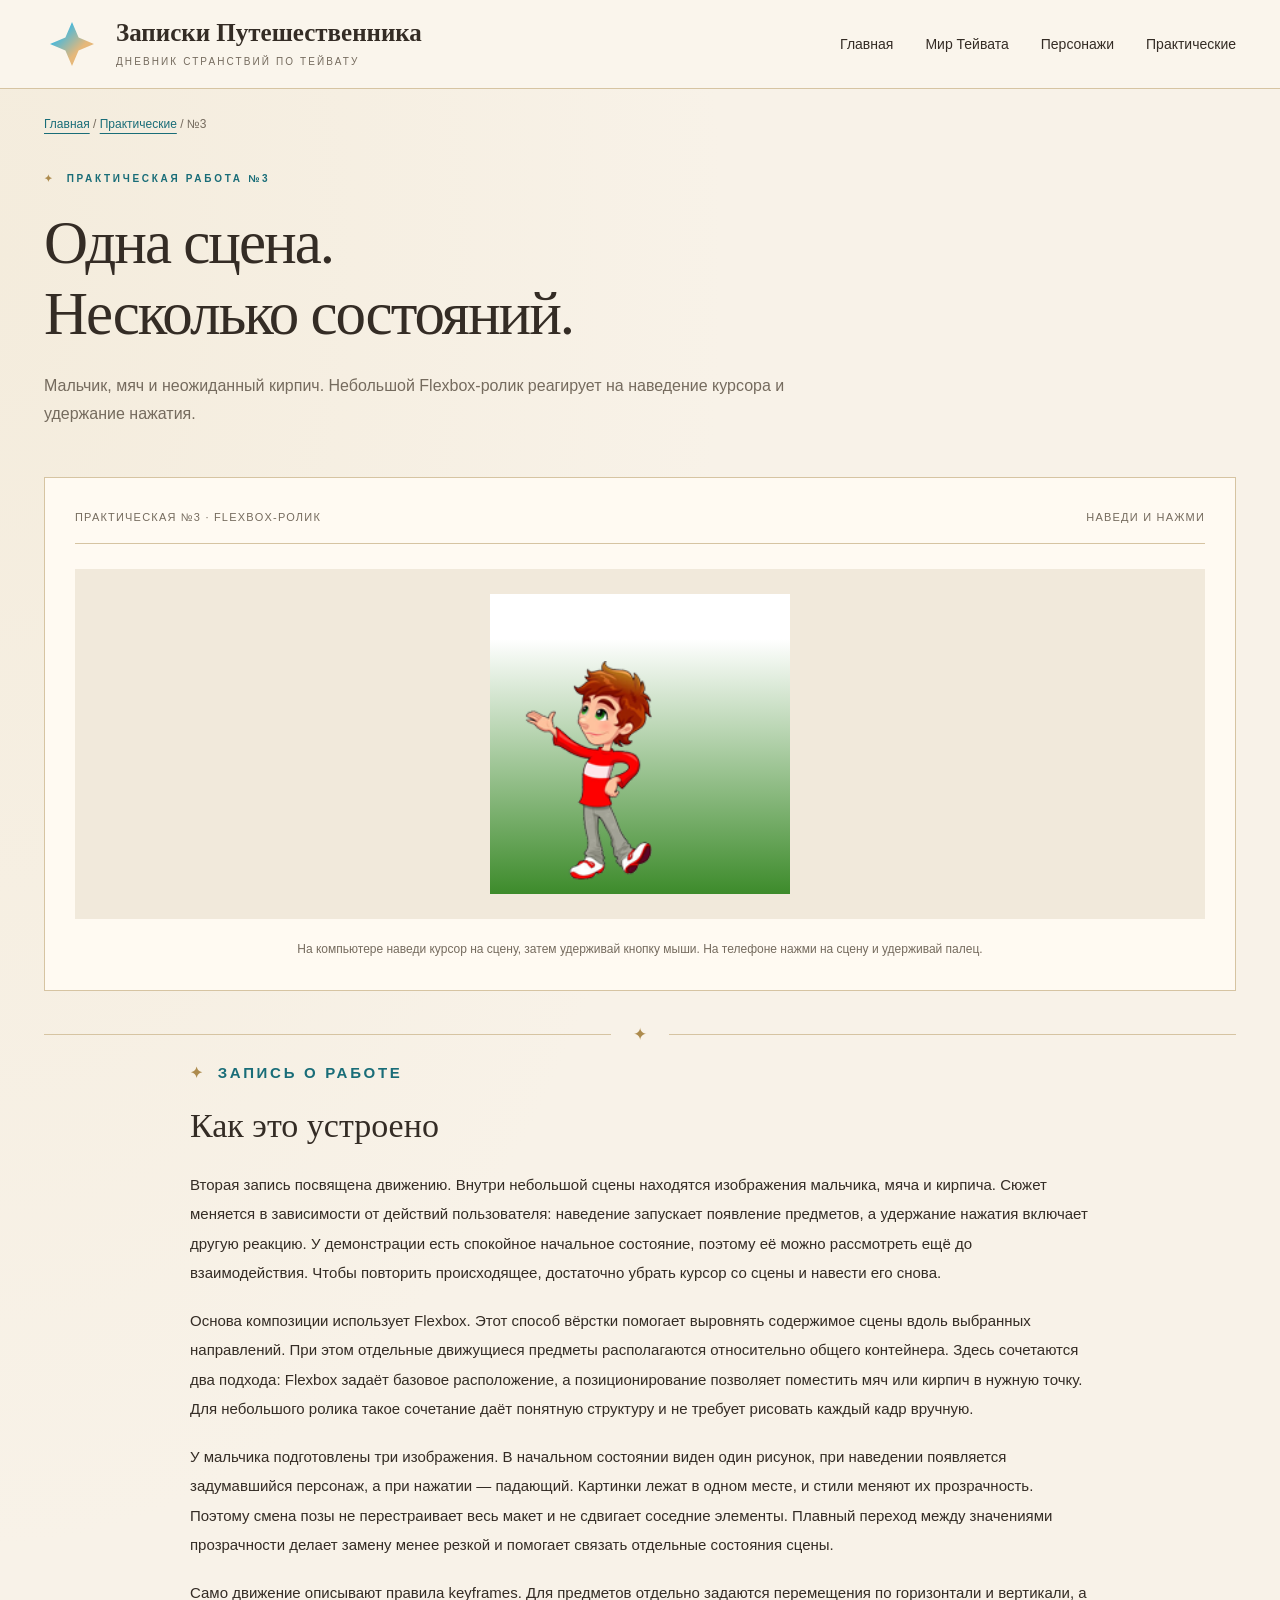
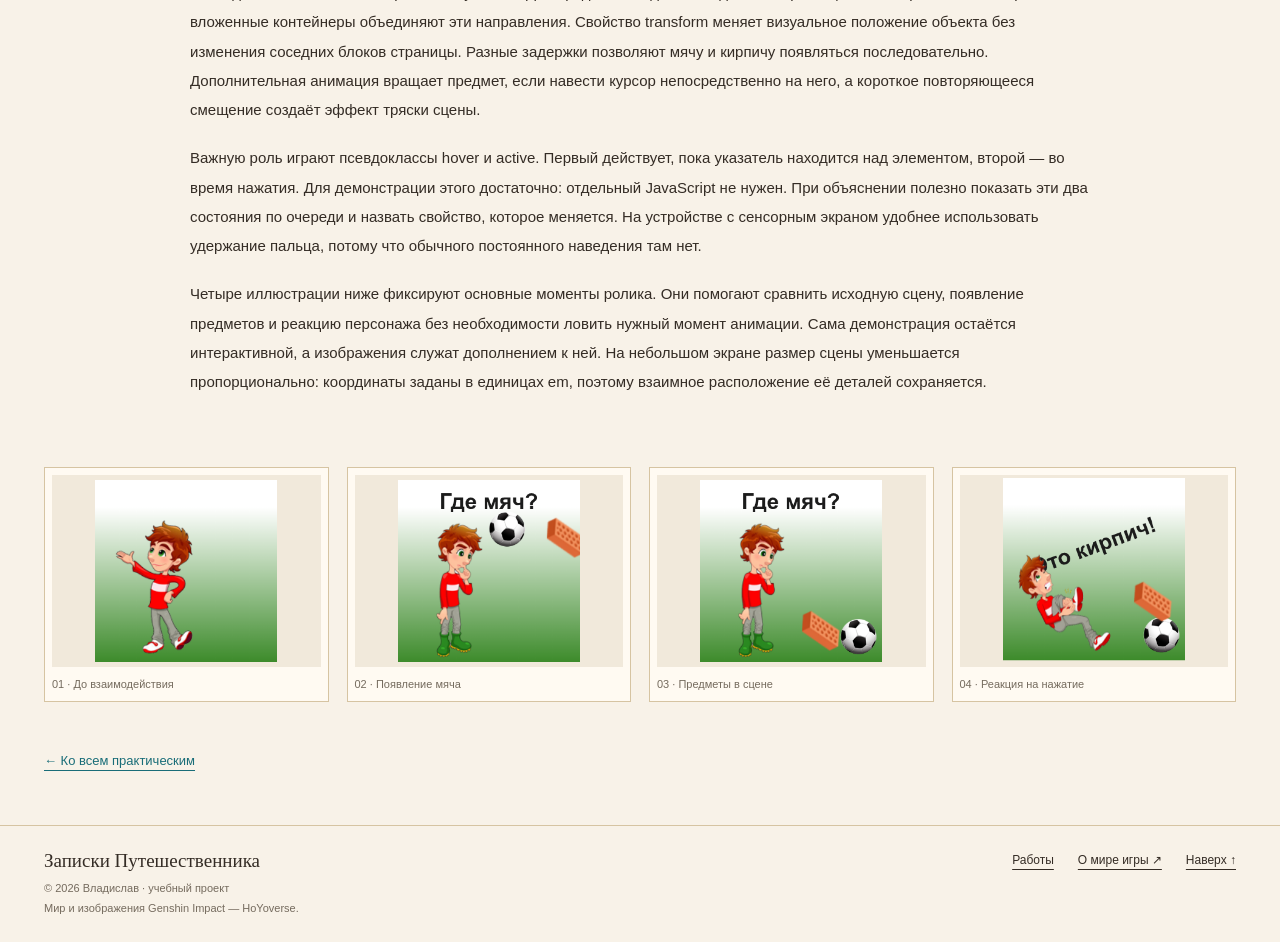
<file: practice-3.html>
<!DOCTYPE html>
<html lang="ru">
<head>
  <meta charset="UTF-8">
  <meta name="viewport" content="width=device-width, initial-scale=1">
  <meta name="description" content="Мальчик, мяч и неожиданный кирпич. Небольшой Flexbox-ролик реагирует на наведение курсора и удержание нажатия.">
  <meta name="theme-color" content="#f8f2e8">
  <title>Практическая №3 — Одна сцена. Несколько состояний. · Записки Путешественника</title>
  <link rel="stylesheet" href="assets/css/style.css">
  <link rel="icon" type="image/svg+xml" href="assets/images/favicon.svg">
  <link rel="stylesheet" href="assets/css/animation.css?v=3">
  <script src="assets/js/main.js?v=2" defer></script>
</head>
<body>
  <a class="skip-link" href="#main">К содержанию</a>
  <header class="site-header">
    <div class="container header-inner">
      <a class="brand" href="index.html">
        <span class="logo-slot">
          <span class="primogem"></span>
        </span>
        <span class="brand-name">Записки Путешественника<span class="brand-sub">Дневник странствий по Тейвату</span></span>
      </a>
      <button class="menu-toggle" type="button">Меню ☰</button>
      <nav id="site-navigation" class="site-nav"><a href="index.html">Главная</a><a href="teyvat.html">Мир Тейвата</a><a href="characters.html">Персонажи</a><a href="index.html#practices">Практические</a></nav>
    </div>
  </header>
  <main id="main" class="container">
    <nav class="breadcrumbs"><a href="index.html">Главная</a> / <a href="index.html#practices">Практические</a> / №3</nav>
    <header class="page-intro"><p class="eyebrow">Практическая работа №3</p><h1>Одна сцена.<br>Несколько состояний.</h1><p>Мальчик, мяч и неожиданный кирпич. Небольшой Flexbox-ролик реагирует на наведение курсора и удержание нажатия.</p></header>
    <section class="demo-panel"><div class="demo-label"><span>Практическая №3 · Flexbox-ролик</span><span>Наведи и нажми</span></div><div class="demo-stage animation-demo"><div class="clip">
        <div class="clip__scene">
          <p class="clip__title clip__title--hover">Где мяч?</p>
          <p class="clip__title clip__title--active">Это кирпич!</p>

          <div class="clip__boy">
            <img class="clip__boy-img clip__boy-img--stand" src="assets/exercises/boy1.png" alt="Мальчик показывает рукой" draggable="false">
            <img class="clip__boy-img clip__boy-img--think" src="assets/exercises/boy2.png" alt="Мальчик задумался" draggable="false">
            <img class="clip__boy-img clip__boy-img--fall" src="assets/exercises/boy3.png" alt="Мальчик падает" draggable="false">
          </div>

          <div class="clip__ball-x">
            <div class="clip__ball-y">
              <img class="clip__ball" src="assets/exercises/ball.png" alt="Мяч" draggable="false">
            </div>
          </div>

          <div class="clip__brick-x">
            <div class="clip__brick-y">
              <div class="clip__brick">
                <img class="clip__brick-img" src="assets/exercises/box.png" alt="Кирпич" draggable="false">
              </div>
            </div>
          </div>
        </div>
      </div></div><p class="demo-help">На компьютере наведи курсор на сцену, затем удерживай кнопку мыши. На телефоне нажми на сцену и удерживай палец.</p></section>
    <div class="ornament">✦</div>
    <article class="article-copy"><p class="eyebrow">Запись о работе</p><h2>Как это устроено</h2><p>Вторая запись посвящена движению. Внутри небольшой сцены находятся изображения мальчика, мяча и кирпича. Сюжет меняется в зависимости от действий пользователя: наведение запускает появление предметов, а удержание нажатия включает другую реакцию. У демонстрации есть спокойное начальное состояние, поэтому её можно рассмотреть ещё до взаимодействия. Чтобы повторить происходящее, достаточно убрать курсор со сцены и навести его снова.</p>
    <p>Основа композиции использует Flexbox. Этот способ вёрстки помогает выровнять содержимое сцены вдоль выбранных направлений. При этом отдельные движущиеся предметы располагаются относительно общего контейнера. Здесь сочетаются два подхода: Flexbox задаёт базовое расположение, а позиционирование позволяет поместить мяч или кирпич в нужную точку. Для небольшого ролика такое сочетание даёт понятную структуру и не требует рисовать каждый кадр вручную.</p>
    <p>У мальчика подготовлены три изображения. В начальном состоянии виден один рисунок, при наведении появляется задумавшийся персонаж, а при нажатии — падающий. Картинки лежат в одном месте, и стили меняют их прозрачность. Поэтому смена позы не перестраивает весь макет и не сдвигает соседние элементы. Плавный переход между значениями прозрачности делает замену менее резкой и помогает связать отдельные состояния сцены.</p>
    <p>Само движение описывают правила keyframes. Для предметов отдельно задаются перемещения по горизонтали и вертикали, а вложенные контейнеры объединяют эти направления. Свойство transform меняет визуальное положение объекта без изменения соседних блоков страницы. Разные задержки позволяют мячу и кирпичу появляться последовательно. Дополнительная анимация вращает предмет, если навести курсор непосредственно на него, а короткое повторяющееся смещение создаёт эффект тряски сцены.</p>
    <p>Важную роль играют псевдоклассы hover и active. Первый действует, пока указатель находится над элементом, второй — во время нажатия. Для демонстрации этого достаточно: отдельный JavaScript не нужен. При объяснении полезно показать эти два состояния по очереди и назвать свойство, которое меняется. На устройстве с сенсорным экраном удобнее использовать удержание пальца, потому что обычного постоянного наведения там нет.</p>
    <p>Четыре иллюстрации ниже фиксируют основные моменты ролика. Они помогают сравнить исходную сцену, появление предметов и реакцию персонажа без необходимости ловить нужный момент анимации. Сама демонстрация остаётся интерактивной, а изображения служат дополнением к ней. На небольшом экране размер сцены уменьшается пропорционально: координаты заданы в единицах em, поэтому взаимное расположение её деталей сохраняется.</p></article>
    <section><div class="snapshot-grid"><figure><img src="assets/screenshots/practice-3-1.png" alt="До взаимодействия" width="700" height="500" loading="lazy"><figcaption>01 · До взаимодействия</figcaption></figure><figure><img src="assets/screenshots/practice-3-2.png" alt="Появление мяча" width="700" height="500" loading="lazy"><figcaption>02 · Появление мяча</figcaption></figure><figure><img src="assets/screenshots/practice-3-3.png" alt="Предметы в сцене" width="700" height="500" loading="lazy"><figcaption>03 · Предметы в сцене</figcaption></figure><figure><img src="assets/screenshots/practice-3-4.png" alt="Реакция на нажатие" width="700" height="500" loading="lazy"><figcaption>04 · Реакция на нажатие</figcaption></figure></div></section>
    <a class="back-link" href="index.html#practices">← Ко всем практическим</a>
  </main>
  <footer class="site-footer">
    <div class="container footer-inner">
      <div><p class="footer-brand">Записки Путешественника</p><p class="footer-small">© 2026 Владислав · учебный проект<br>Мир и изображения Genshin Impact — HoYoverse.</p></div>
      <nav class="footer-links"><a href="index.html#practices">Работы</a><a href="https://genshin.hoyoverse.com/ru/map" target="_blank" rel="noopener noreferrer">О мире игры ↗</a><a href="#main">Наверх ↑</a></nav>
    </div>
  </footer>
</body>
</html>
</file>
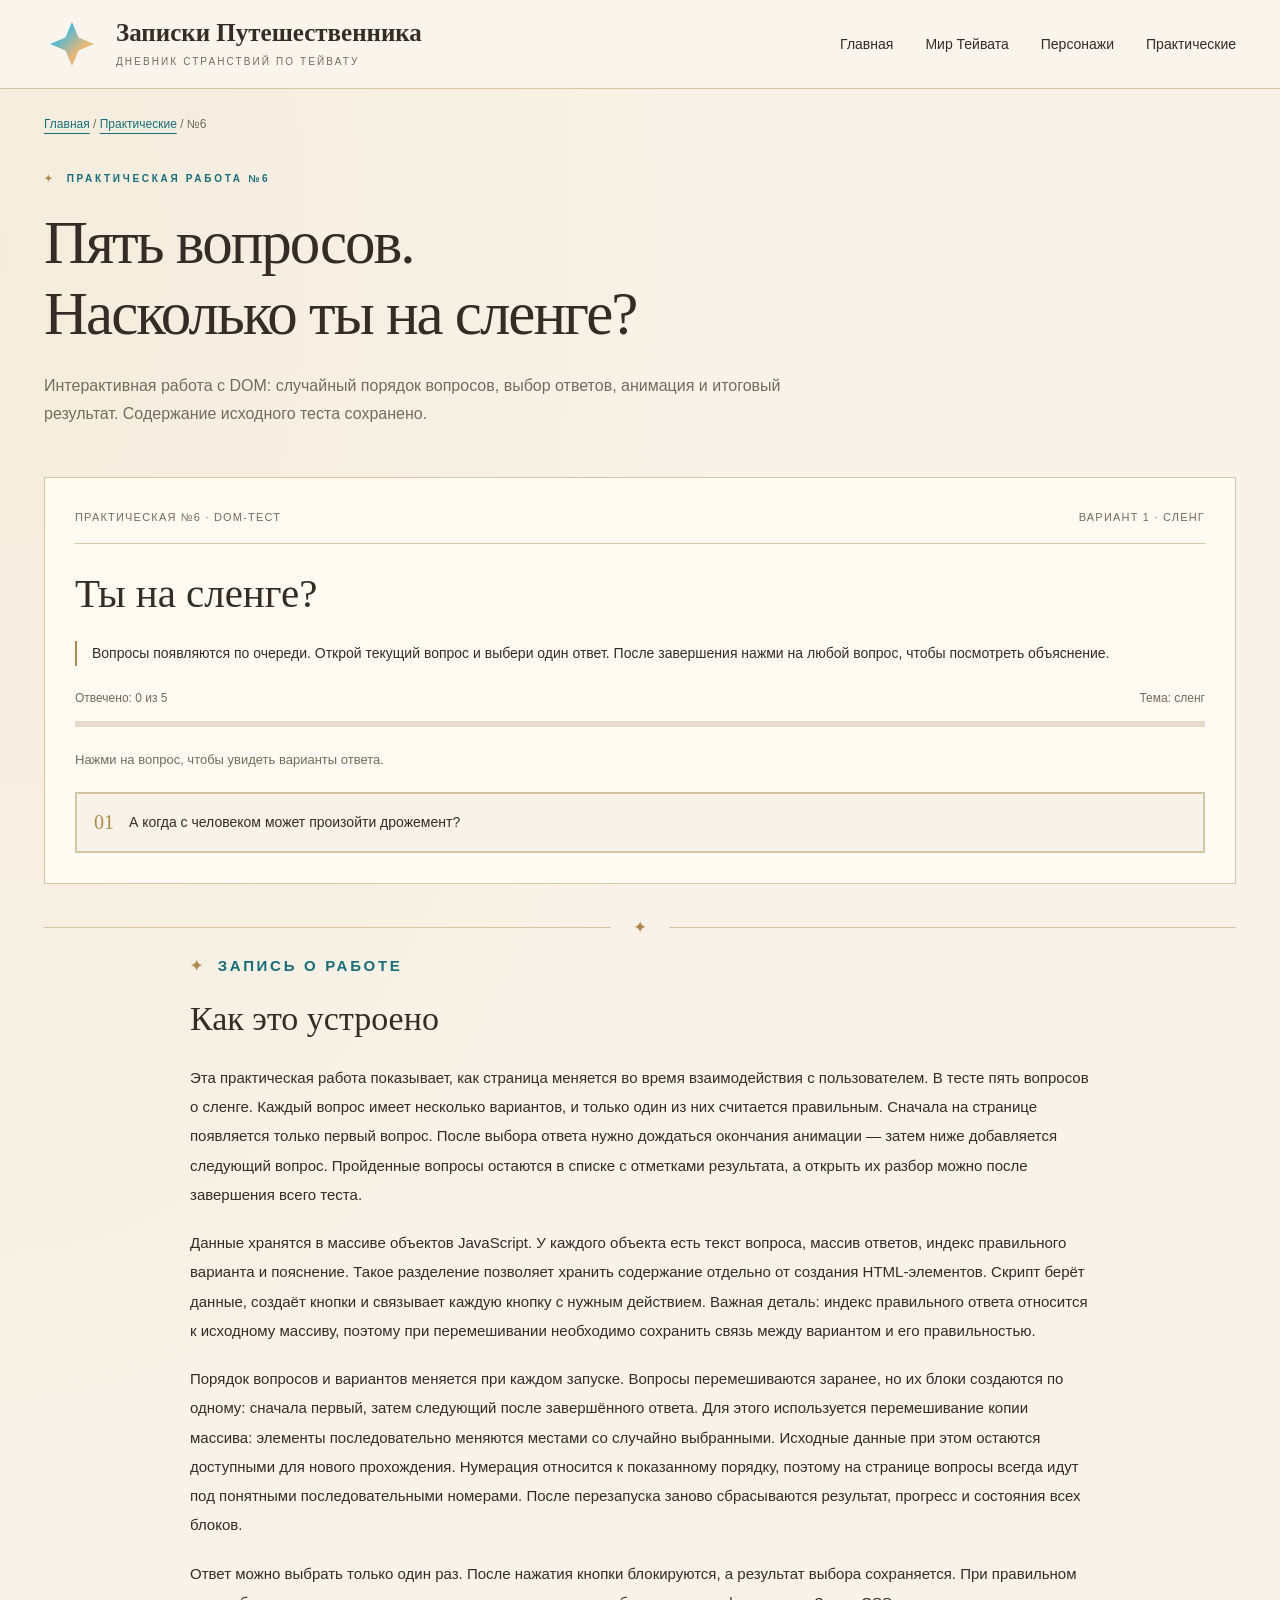
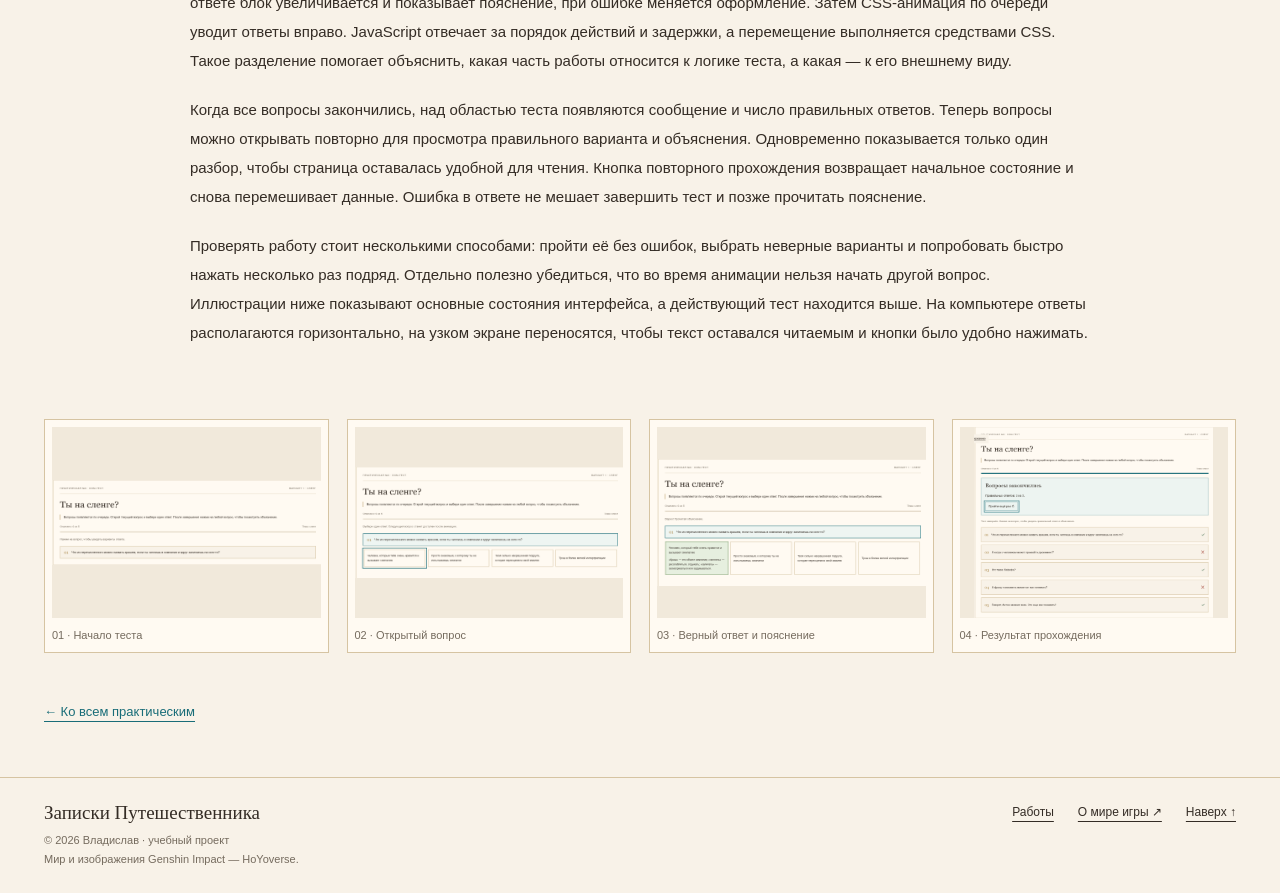
<file: practice-6.html>
<!DOCTYPE html>
<html lang="ru">
<head>
  <meta charset="UTF-8">
  <meta name="viewport" content="width=device-width, initial-scale=1">
  <meta name="description" content="Интерактивная работа с DOM: случайный порядок вопросов, выбор ответов, анимация и итоговый результат. Содержание исходного теста сохранено.">
  <meta name="theme-color" content="#f8f2e8">
  <title>Практическая №6 — Пять вопросов. Насколько ты на сленге? · Записки Путешественника</title>
  <link rel="stylesheet" href="assets/css/style.css">
  <link rel="icon" type="image/svg+xml" href="assets/images/favicon.svg">
  <link rel="stylesheet" href="assets/css/quiz.css">
  <script src="assets/js/main.js" defer></script>
  <script src="assets/js/quiz.js" defer></script>
</head>
<body>
  <a class="skip-link" href="#main">К содержанию</a>
  <header class="site-header">
    <div class="container header-inner">
      <a class="brand" href="index.html">
        <span class="logo-slot">
          <span class="primogem"></span>
        </span>
        <span class="brand-name">Записки Путешественника<span class="brand-sub">Дневник странствий по Тейвату</span></span>
      </a>
      <button class="menu-toggle" type="button">Меню ☰</button>
      <nav id="site-navigation" class="site-nav"><a href="index.html">Главная</a><a href="teyvat.html">Мир Тейвата</a><a href="characters.html">Персонажи</a><a href="index.html#practices">Практические</a></nav>
    </div>
  </header>
  <main id="main" class="container">
    <nav class="breadcrumbs"><a href="index.html">Главная</a> / <a href="index.html#practices">Практические</a> / №6</nav>
    <header class="page-intro"><p class="eyebrow">Практическая работа №6</p><h1>Пять вопросов.<br>Насколько ты на сленге?</h1><p>Интерактивная работа с DOM: случайный порядок вопросов, выбор ответов, анимация и итоговый результат. Содержание исходного теста сохранено.</p></header>

    <section class="demo-panel quiz-exercise">
      <div class="demo-label"><span>Практическая №6 · DOM-тест</span><span>Вариант 1 · Сленг</span></div>
      <h2>Ты на сленге?</h2>
      <div class="instructions">Вопросы появляются по очереди. Открой текущий вопрос и выбери один ответ. После завершения нажми на любой вопрос, чтобы посмотреть объяснение.</div>
      <div class="progress-row"><span id="progress-text">Отвечено: 0 из 5</span><span>Тема: сленг</span></div>
      <progress id="progress" value="0" max="5"></progress>
      <section id="summary" class="summary" hidden><h2>Вопросы закончились</h2><p id="score"></p><button id="restart" class="restart" type="button">Пройти ещё раз ↻</button></section>
      <p id="status" class="status" role="status">Нажми на вопрос, чтобы увидеть варианты ответа.</p>
      <section id="quiz" class="quiz"></section>
      <noscript>Для прохождения теста включи JavaScript в браузере. Остальные разделы сайта доступны без него.</noscript>
    </section>

    <div class="ornament">✦</div>
    <article class="article-copy"><p class="eyebrow">Запись о работе</p><h2>Как это устроено</h2><p>Эта практическая работа показывает, как страница меняется во время взаимодействия с пользователем. В тесте пять вопросов о сленге. Каждый вопрос имеет несколько вариантов, и только один из них считается правильным. Сначала на странице появляется только первый вопрос. После выбора ответа нужно дождаться окончания анимации — затем ниже добавляется следующий вопрос. Пройденные вопросы остаются в списке с отметками результата, а открыть их разбор можно после завершения всего теста.</p>
    <p>Данные хранятся в массиве объектов JavaScript. У каждого объекта есть текст вопроса, массив ответов, индекс правильного варианта и пояснение. Такое разделение позволяет хранить содержание отдельно от создания HTML-элементов. Скрипт берёт данные, создаёт кнопки и связывает каждую кнопку с нужным действием. Важная деталь: индекс правильного ответа относится к исходному массиву, поэтому при перемешивании необходимо сохранить связь между вариантом и его правильностью.</p>
    <p>Порядок вопросов и вариантов меняется при каждом запуске. Вопросы перемешиваются заранее, но их блоки создаются по одному: сначала первый, затем следующий после завершённого ответа. Для этого используется перемешивание копии массива: элементы последовательно меняются местами со случайно выбранными. Исходные данные при этом остаются доступными для нового прохождения. Нумерация относится к показанному порядку, поэтому на странице вопросы всегда идут под понятными последовательными номерами. После перезапуска заново сбрасываются результат, прогресс и состояния всех блоков.</p>
    <p>Ответ можно выбрать только один раз. После нажатия кнопки блокируются, а результат выбора сохраняется. При правильном ответе блок увеличивается и показывает пояснение, при ошибке меняется оформление. Затем CSS-анимация по очереди уводит ответы вправо. JavaScript отвечает за порядок действий и задержки, а перемещение выполняется средствами CSS. Такое разделение помогает объяснить, какая часть работы относится к логике теста, а какая — к его внешнему виду.</p>
    <p>Когда все вопросы закончились, над областью теста появляются сообщение и число правильных ответов. Теперь вопросы можно открывать повторно для просмотра правильного варианта и объяснения. Одновременно показывается только один разбор, чтобы страница оставалась удобной для чтения. Кнопка повторного прохождения возвращает начальное состояние и снова перемешивает данные. Ошибка в ответе не мешает завершить тест и позже прочитать пояснение.</p>
    <p>Проверять работу стоит несколькими способами: пройти её без ошибок, выбрать неверные варианты и попробовать быстро нажать несколько раз подряд. Отдельно полезно убедиться, что во время анимации нельзя начать другой вопрос. Иллюстрации ниже показывают основные состояния интерфейса, а действующий тест находится выше. На компьютере ответы располагаются горизонтально, на узком экране переносятся, чтобы текст оставался читаемым и кнопки было удобно нажимать.</p></article>
    <section><div class="snapshot-grid"><figure><img src="assets/screenshots/practice-6-1.png" alt="Начало теста" width="700" height="500" loading="lazy"><figcaption>01 · Начало теста</figcaption></figure><figure><img src="assets/screenshots/practice-6-2.png" alt="Открытый вопрос" width="700" height="500" loading="lazy"><figcaption>02 · Открытый вопрос</figcaption></figure><figure><img src="assets/screenshots/practice-6-3.png" alt="Верный ответ и пояснение" width="700" height="500" loading="lazy"><figcaption>03 · Верный ответ и пояснение</figcaption></figure><figure><img src="assets/screenshots/practice-6-4.png" alt="Результат прохождения" width="700" height="500" loading="lazy"><figcaption>04 · Результат прохождения</figcaption></figure></div></section>
    <a class="back-link" href="index.html#practices">← Ко всем практическим</a>
  </main>
  <footer class="site-footer">
    <div class="container footer-inner">
      <div><p class="footer-brand">Записки Путешественника</p><p class="footer-small">© 2026 Владислав · учебный проект<br>Мир и изображения Genshin Impact — HoYoverse.</p></div>
      <nav class="footer-links"><a href="index.html#practices">Работы</a><a href="https://genshin.hoyoverse.com/ru/map" target="_blank" rel="noopener noreferrer">О мире игры ↗</a><a href="#main">Наверх ↑</a></nav>
    </div>
  </footer>
</body>
</html>
</file>
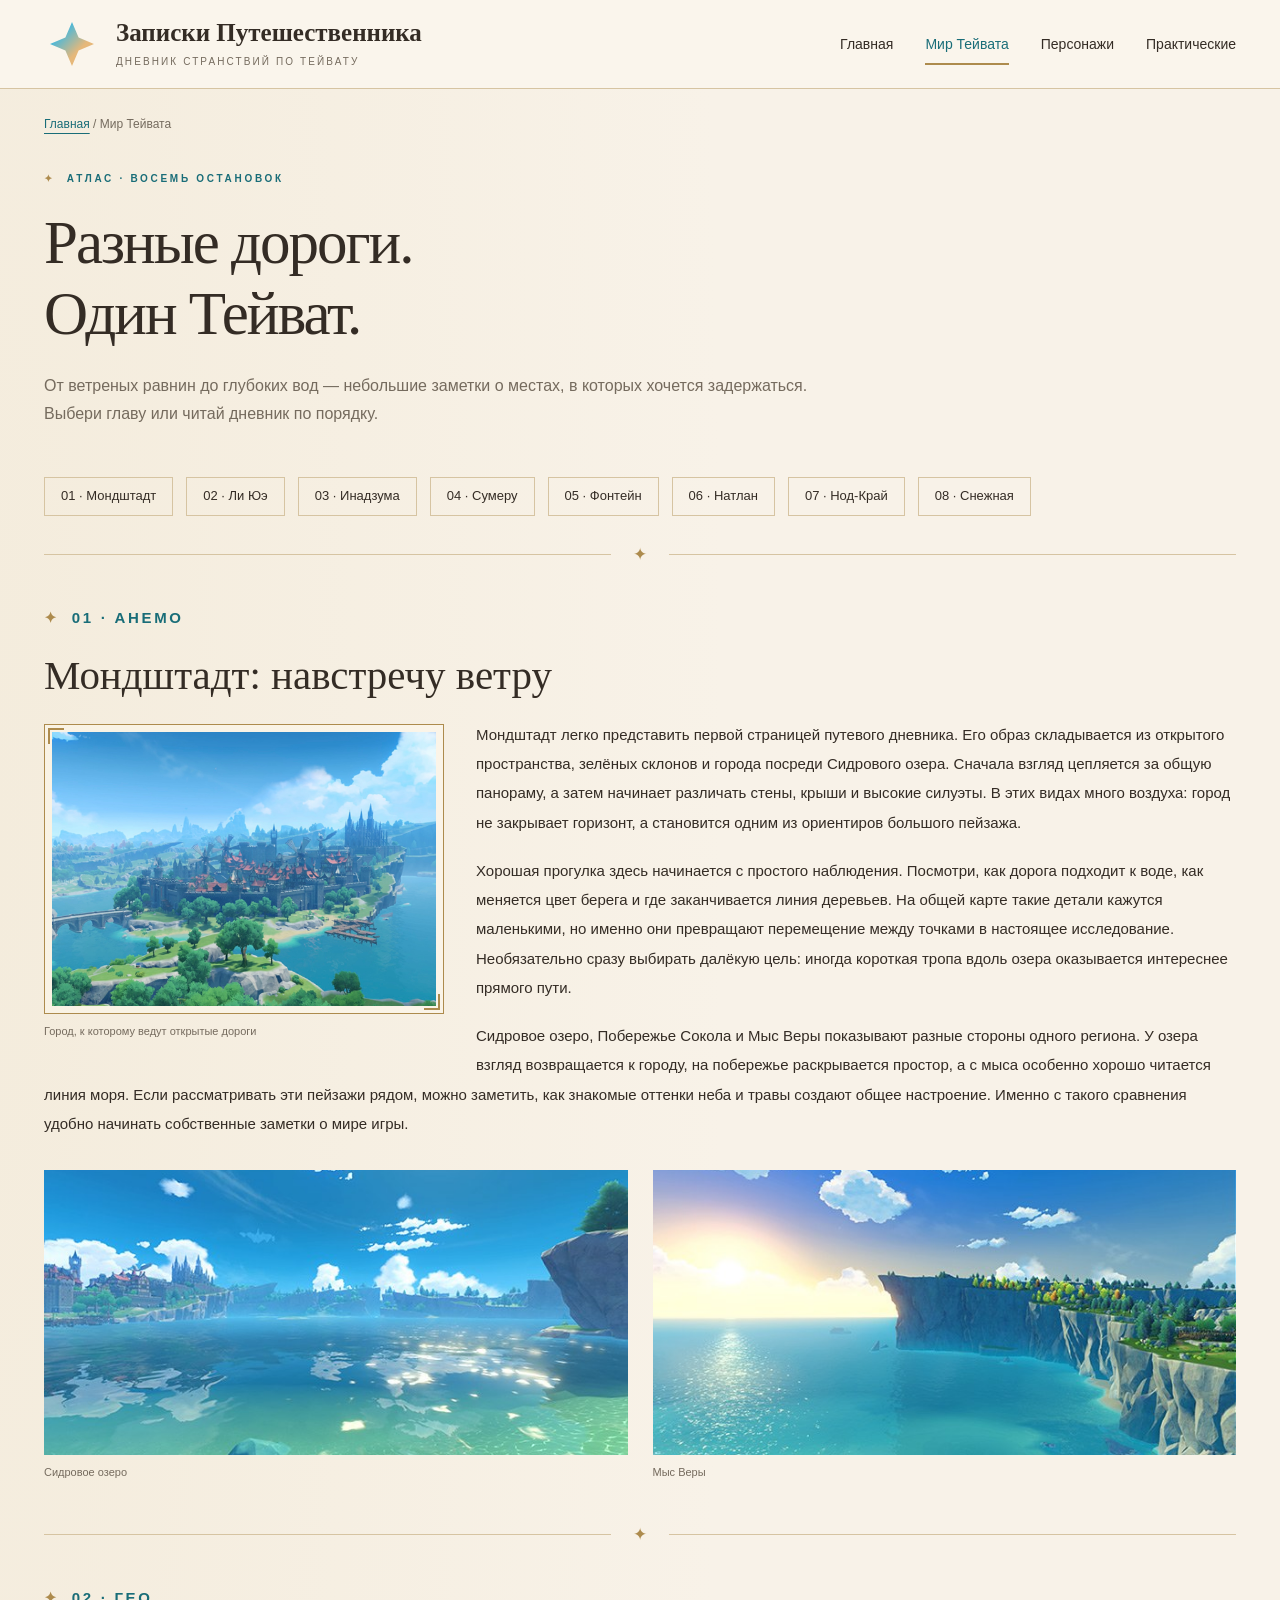
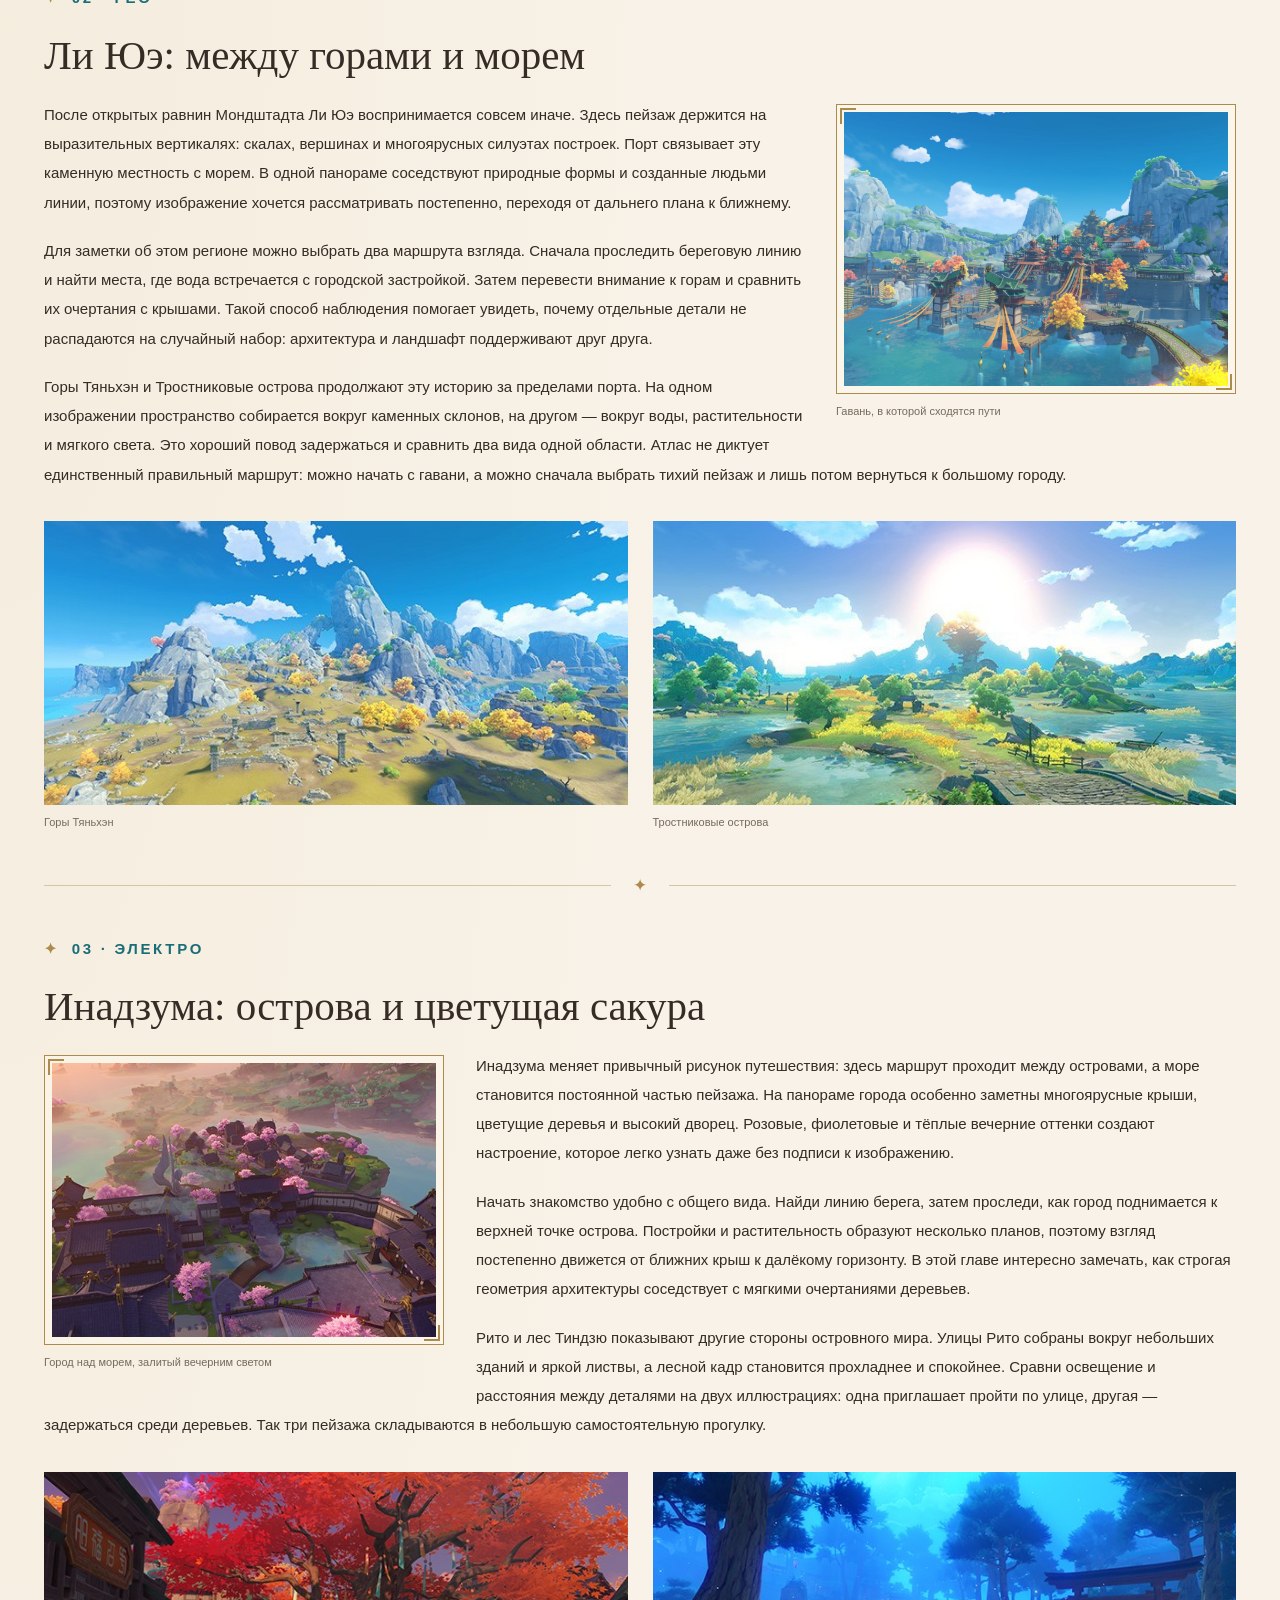
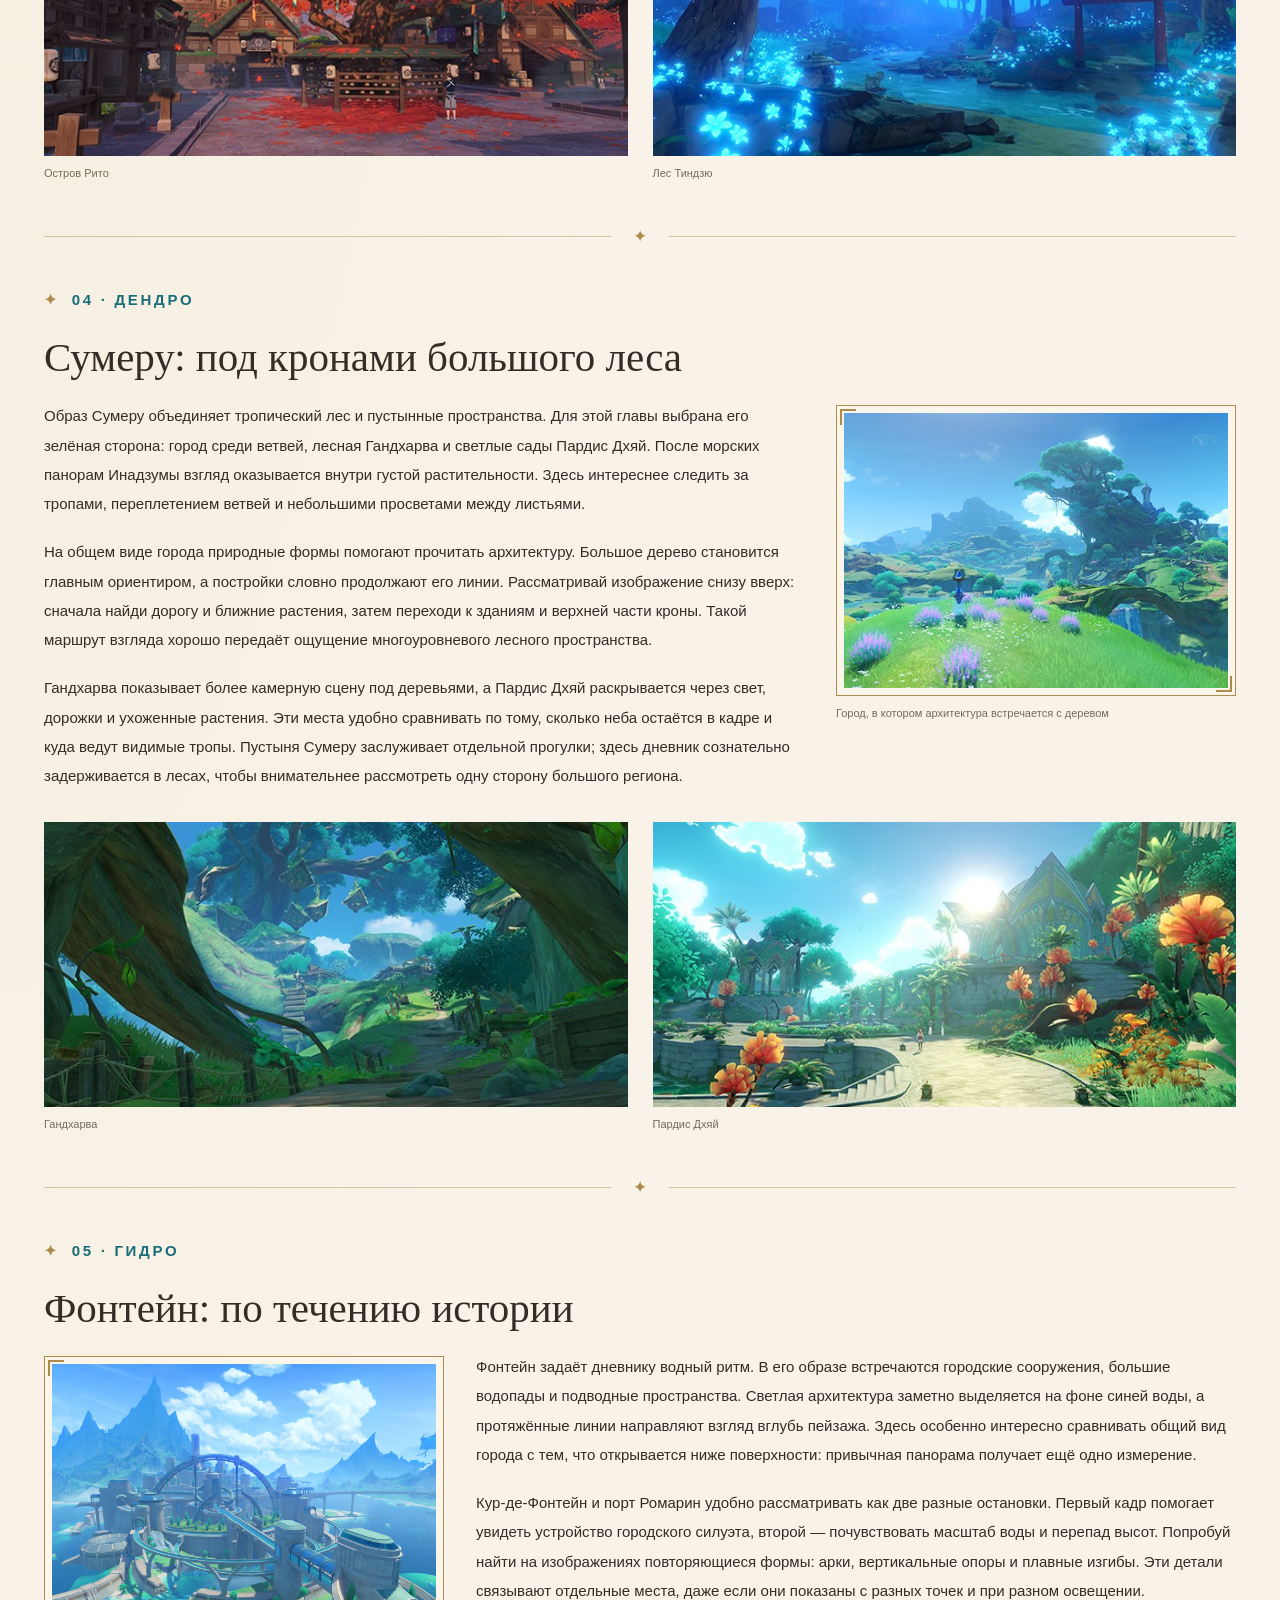
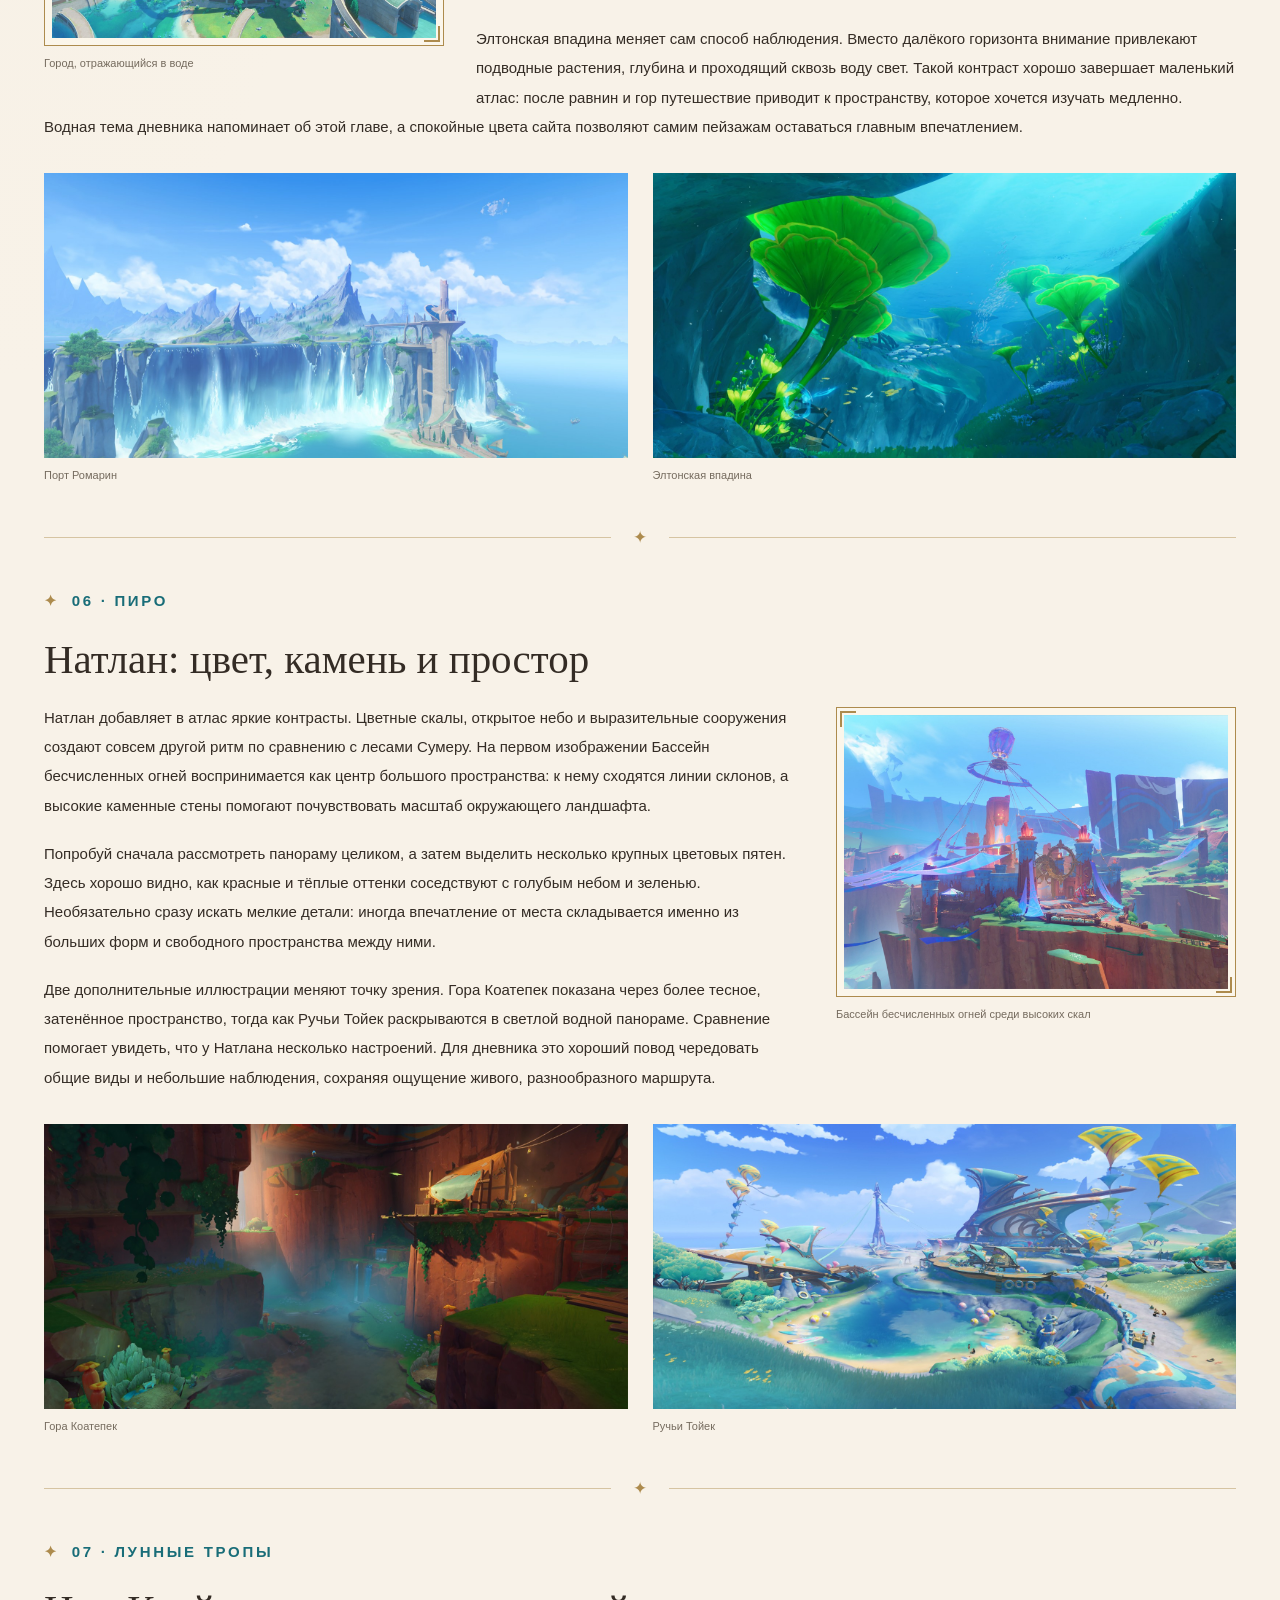
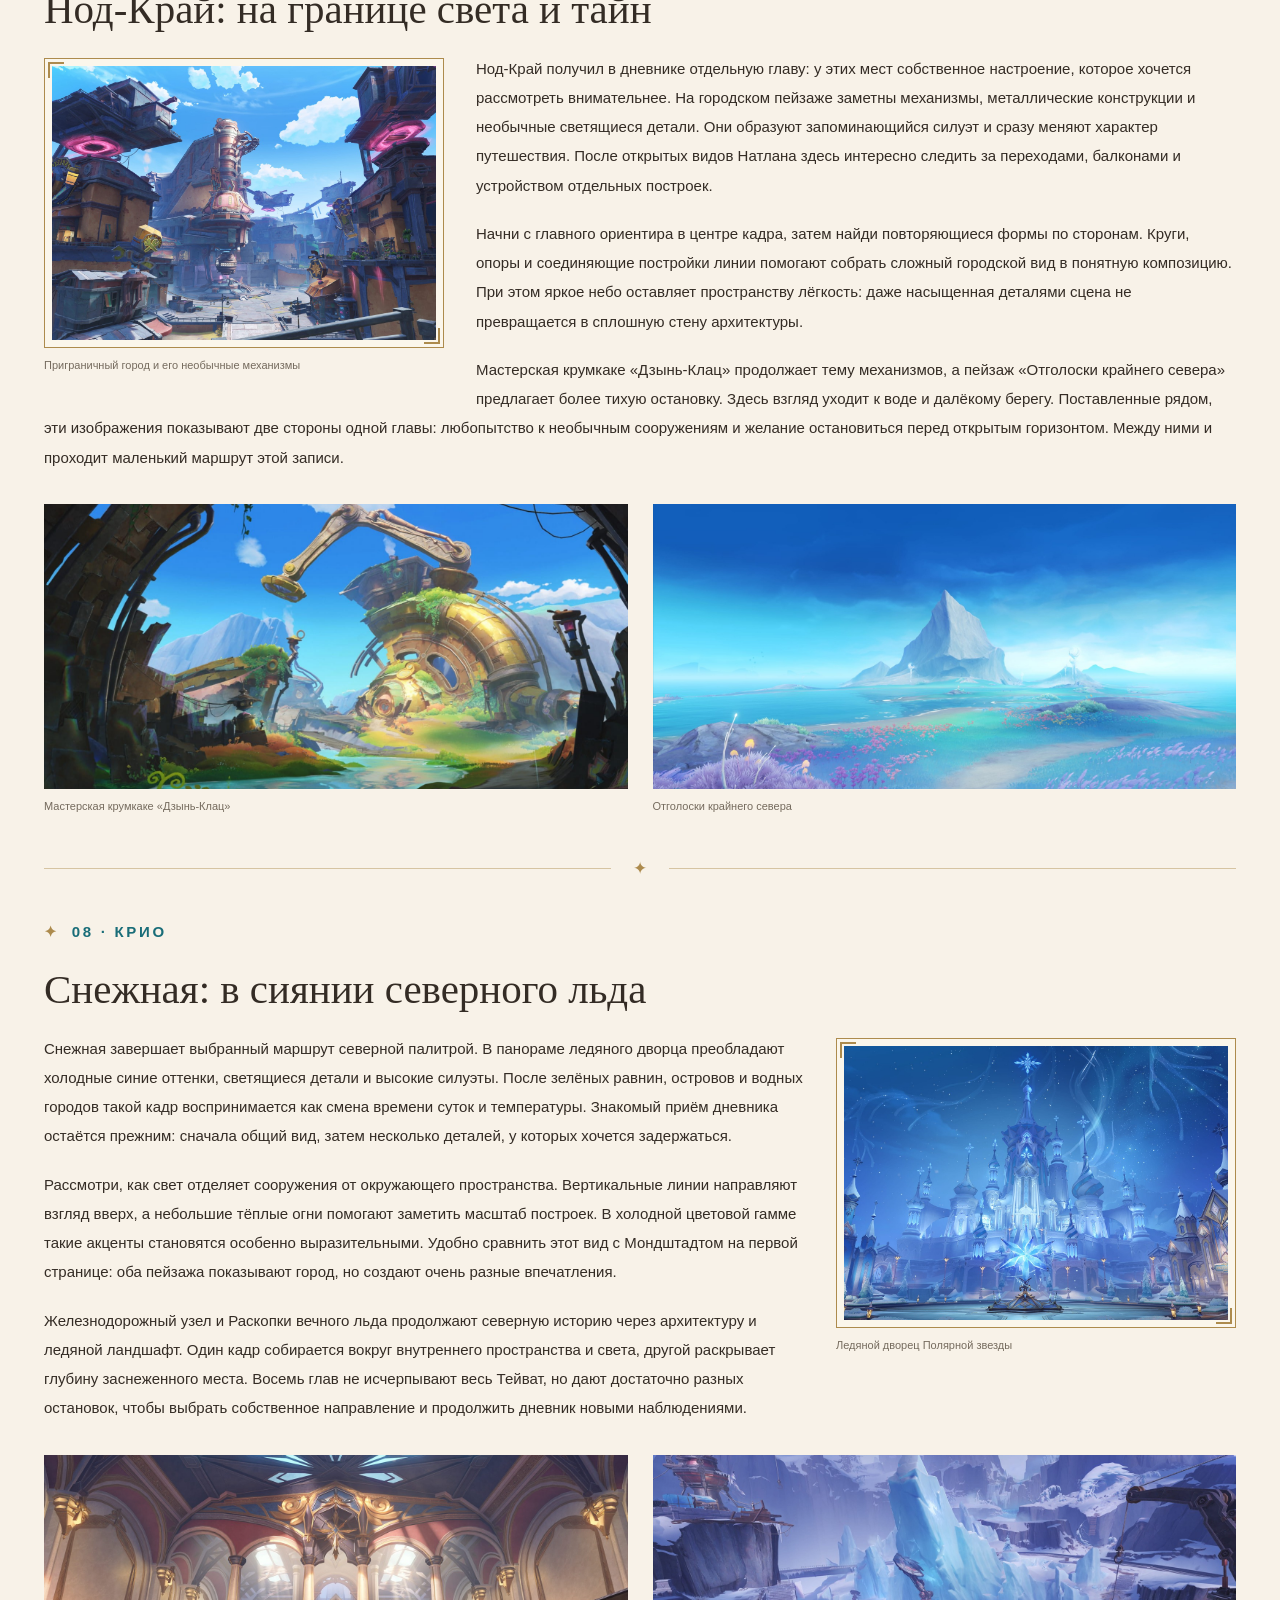
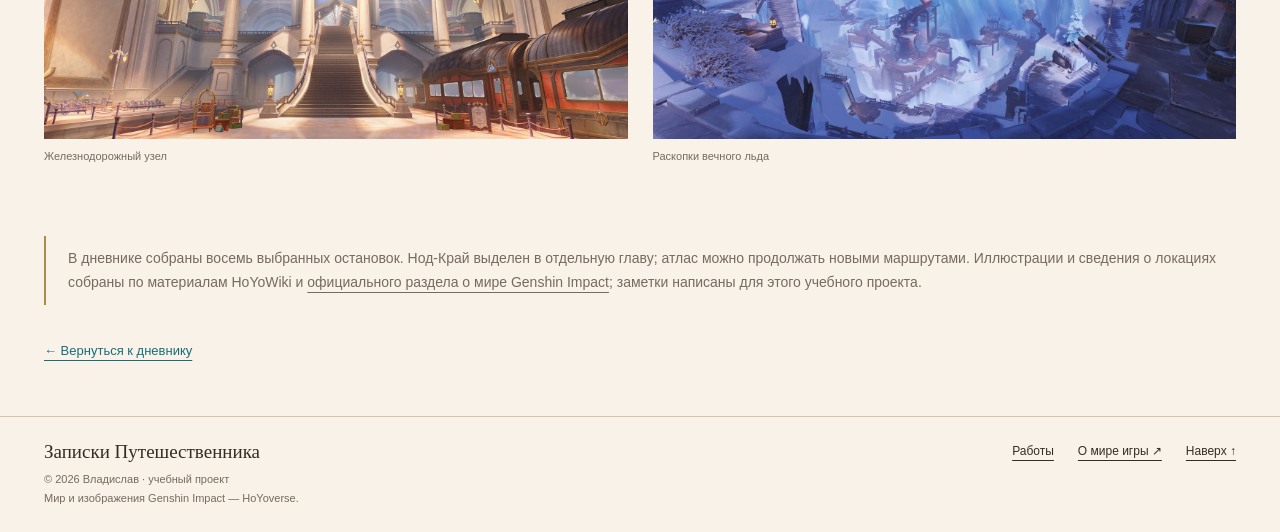
<file: teyvat.html>
<!DOCTYPE html>
<html lang="ru">
<head>
  <meta charset="UTF-8">
  <meta name="viewport" content="width=device-width, initial-scale=1">
  <meta name="description" content="Восемь иллюстрированных глав атласа Тейвата: от Мондштадта до Снежной, включая Инадзуму, Сумеру, Натлан и Нод-Край.">
  <meta name="theme-color" content="#f8f2e8">
  <title>Мир Тейвата · Записки Путешественника</title>
  <link rel="icon" type="image/svg+xml" href="assets/images/favicon.svg">
  <link rel="stylesheet" href="assets/css/style.css">
  <script src="assets/js/main.js" defer></script>
</head>
<body>
  <a class="skip-link" href="#main">К содержанию</a>
  <header class="site-header">
    <div class="container header-inner">
      <a class="brand" href="index.html">
        <span class="logo-slot">
          <span class="primogem"></span>
        </span>
        <span class="brand-name">Записки Путешественника<span class="brand-sub">Дневник странствий по Тейвату</span></span>
      </a>
      <button class="menu-toggle" type="button">Меню ☰</button>
      <nav id="site-navigation" class="site-nav"><a href="index.html">Главная</a><a href="teyvat.html" class="is-current">Мир Тейвата</a><a href="characters.html">Персонажи</a><a href="index.html#practices">Практические</a></nav>
    </div>
  </header>
  <main id="main" class="container">
    <nav class="breadcrumbs"><a href="index.html">Главная</a> / Мир Тейвата</nav>
    <header class="page-intro"><p class="eyebrow">Атлас · восемь остановок</p><h1>Разные дороги.<br>Один Тейват.</h1><p>От ветреных равнин до глубоких вод — небольшие заметки о местах, в которых хочется задержаться. Выбери главу или читай дневник по порядку.</p></header>
    <nav class="atlas-toc"><a href="#mondstadt">01 · Мондштадт</a><a href="#liyue">02 · Ли Юэ</a><a href="#inazuma">03 · Инадзума</a><a href="#sumeru">04 · Сумеру</a><a href="#fontaine">05 · Фонтейн</a><a href="#natlan">06 · Натлан</a><a href="#nod-krai">07 · Нод-Край</a><a href="#snezhnaya">08 · Снежная</a></nav>
    <div class="ornament">✦</div>
    <article id="mondstadt" class="region-article"><p class="eyebrow">01 · Анемо</p><h2>Мондштадт: навстречу ветру</h2><figure class="float-picture"><div class="framed"><img src="assets/images/mondstadt.jpg" alt="Мондштадт среди озера и зелёных равнин" width="1600" height="900" loading="lazy"></div><figcaption>Город, к которому ведут открытые дороги</figcaption></figure><p>Мондштадт легко представить первой страницей путевого дневника. Его образ складывается из открытого пространства, зелёных склонов и города посреди Сидрового озера. Сначала взгляд цепляется за общую панораму, а затем начинает различать стены, крыши и высокие силуэты. В этих видах много воздуха: город не закрывает горизонт, а становится одним из ориентиров большого пейзажа.</p>
    <p>Хорошая прогулка здесь начинается с простого наблюдения. Посмотри, как дорога подходит к воде, как меняется цвет берега и где заканчивается линия деревьев. На общей карте такие детали кажутся маленькими, но именно они превращают перемещение между точками в настоящее исследование. Необязательно сразу выбирать далёкую цель: иногда короткая тропа вдоль озера оказывается интереснее прямого пути.</p>
    <p>Сидровое озеро, Побережье Сокола и Мыс Веры показывают разные стороны одного региона. У озера взгляд возвращается к городу, на побережье раскрывается простор, а с мыса особенно хорошо читается линия моря. Если рассматривать эти пейзажи рядом, можно заметить, как знакомые оттенки неба и травы создают общее настроение. Именно с такого сравнения удобно начинать собственные заметки о мире игры.</p><div class="region-strip"><figure><img src="assets/images/mondstadt-1.jpg" alt="Сидровое озеро у городских стен" width="1600" height="900" loading="lazy"><figcaption>Сидровое озеро</figcaption></figure><figure><img src="assets/images/mondstadt-3.jpg" alt="Утёсы Мыса Веры над морем" width="1600" height="900" loading="lazy"><figcaption>Мыс Веры</figcaption></figure></div></article>
    <div class="ornament">✦</div>
    <article id="liyue" class="region-article"><p class="eyebrow">02 · Гео</p><h2>Ли Юэ: между горами и морем</h2><figure class="float-picture float-picture--right"><div class="framed"><img src="assets/images/liyue-1.jpg" alt="Порт Ли Юэ на фоне высоких гор" width="1600" height="900" loading="lazy"></div><figcaption>Гавань, в которой сходятся пути</figcaption></figure><p>После открытых равнин Мондштадта Ли Юэ воспринимается совсем иначе. Здесь пейзаж держится на выразительных вертикалях: скалах, вершинах и многоярусных силуэтах построек. Порт связывает эту каменную местность с морем. В одной панораме соседствуют природные формы и созданные людьми линии, поэтому изображение хочется рассматривать постепенно, переходя от дальнего плана к ближнему.</p>
    <p>Для заметки об этом регионе можно выбрать два маршрута взгляда. Сначала проследить береговую линию и найти места, где вода встречается с городской застройкой. Затем перевести внимание к горам и сравнить их очертания с крышами. Такой способ наблюдения помогает увидеть, почему отдельные детали не распадаются на случайный набор: архитектура и ландшафт поддерживают друг друга.</p>
    <p>Горы Тяньхэн и Тростниковые острова продолжают эту историю за пределами порта. На одном изображении пространство собирается вокруг каменных склонов, на другом — вокруг воды, растительности и мягкого света. Это хороший повод задержаться и сравнить два вида одной области. Атлас не диктует единственный правильный маршрут: можно начать с гавани, а можно сначала выбрать тихий пейзаж и лишь потом вернуться к большому городу.</p><div class="region-strip"><figure><img src="assets/images/liyue-2.jpg" alt="Горы Тяньхэн с каменными вершинами" width="1600" height="900" loading="lazy"><figcaption>Горы Тяньхэн</figcaption></figure><figure><img src="assets/images/liyue-3.jpg" alt="Вода и зелёные острова в Тростниковых полях" width="1600" height="900" loading="lazy"><figcaption>Тростниковые острова</figcaption></figure></div></article>
    <div class="ornament">✦</div>
    <article id="inazuma" class="region-article">
      <p class="eyebrow">03 · Электро</p>
      <h2>Инадзума: острова и цветущая сакура</h2>
      <figure class="float-picture"><div class="framed"><img src="assets/images/inazuma.jpg" alt="Город Инадзума с сакурами и дворцом над морем" width="1600" height="900" loading="lazy"></div><figcaption>Город над морем, залитый вечерним светом</figcaption></figure>
      <p>Инадзума меняет привычный рисунок путешествия: здесь маршрут проходит между островами, а море становится постоянной частью пейзажа. На панораме города особенно заметны многоярусные крыши, цветущие деревья и высокий дворец. Розовые, фиолетовые и тёплые вечерние оттенки создают настроение, которое легко узнать даже без подписи к изображению.</p>
      <p>Начать знакомство удобно с общего вида. Найди линию берега, затем проследи, как город поднимается к верхней точке острова. Постройки и растительность образуют несколько планов, поэтому взгляд постепенно движется от ближних крыш к далёкому горизонту. В этой главе интересно замечать, как строгая геометрия архитектуры соседствует с мягкими очертаниями деревьев.</p>
      <p>Рито и лес Тиндзю показывают другие стороны островного мира. Улицы Рито собраны вокруг небольших зданий и яркой листвы, а лесной кадр становится прохладнее и спокойнее. Сравни освещение и расстояния между деталями на двух иллюстрациях: одна приглашает пройти по улице, другая — задержаться среди деревьев. Так три пейзажа складываются в небольшую самостоятельную прогулку.</p>
      <div class="region-strip">
        <figure><img src="assets/images/inazuma-1.jpg" alt="Улица острова Рито под красными деревьями" width="1600" height="900" loading="lazy"><figcaption>Остров Рито</figcaption></figure>
        <figure><img src="assets/images/inazuma-2.jpg" alt="Синие огни и деревья в лесу Тиндзю" width="1600" height="900" loading="lazy"><figcaption>Лес Тиндзю</figcaption></figure>
      </div>
    </article>
    <div class="ornament">✦</div>
    <article id="sumeru" class="region-article">
      <p class="eyebrow">04 · Дендро</p>
      <h2>Сумеру: под кронами большого леса</h2>
      <figure class="float-picture float-picture--right"><div class="framed"><img src="assets/images/sumeru.jpg" alt="Город Сумеру среди ветвей большого дерева" width="1600" height="900" loading="lazy"></div><figcaption>Город, в котором архитектура встречается с деревом</figcaption></figure>
      <p>Образ Сумеру объединяет тропический лес и пустынные пространства. Для этой главы выбрана его зелёная сторона: город среди ветвей, лесная Гандхарва и светлые сады Пардис Дхяй. После морских панорам Инадзумы взгляд оказывается внутри густой растительности. Здесь интереснее следить за тропами, переплетением ветвей и небольшими просветами между листьями.</p>
      <p>На общем виде города природные формы помогают прочитать архитектуру. Большое дерево становится главным ориентиром, а постройки словно продолжают его линии. Рассматривай изображение снизу вверх: сначала найди дорогу и ближние растения, затем переходи к зданиям и верхней части кроны. Такой маршрут взгляда хорошо передаёт ощущение многоуровневого лесного пространства.</p>
      <p>Гандхарва показывает более камерную сцену под деревьями, а Пардис Дхяй раскрывается через свет, дорожки и ухоженные растения. Эти места удобно сравнивать по тому, сколько неба остаётся в кадре и куда ведут видимые тропы. Пустыня Сумеру заслуживает отдельной прогулки; здесь дневник сознательно задерживается в лесах, чтобы внимательнее рассмотреть одну сторону большого региона.</p>
      <div class="region-strip">
        <figure><img src="assets/images/sumeru-1.jpg" alt="Деревянные дорожки Гандхарвы среди больших деревьев" width="1600" height="900" loading="lazy"><figcaption>Гандхарва</figcaption></figure>
        <figure><img src="assets/images/sumeru-2.jpg" alt="Сады Пардис Дхяй в солнечном свете" width="1600" height="900" loading="lazy"><figcaption>Пардис Дхяй</figcaption></figure>
      </div>
    </article>
    <div class="ornament">✦</div>
    <article id="fontaine" class="region-article"><p class="eyebrow">05 · Гидро</p><h2>Фонтейн: по течению истории</h2><figure class="float-picture"><div class="framed"><img src="assets/images/fontaine-1.jpg" alt="Город Кур-де-Фонтейн и его водная архитектура" width="1600" height="900" loading="lazy"></div><figcaption>Город, отражающийся в воде</figcaption></figure><p>Фонтейн задаёт дневнику водный ритм. В его образе встречаются городские сооружения, большие водопады и подводные пространства. Светлая архитектура заметно выделяется на фоне синей воды, а протяжённые линии направляют взгляд вглубь пейзажа. Здесь особенно интересно сравнивать общий вид города с тем, что открывается ниже поверхности: привычная панорама получает ещё одно измерение.</p>
    <p>Кур-де-Фонтейн и порт Ромарин удобно рассматривать как две разные остановки. Первый кадр помогает увидеть устройство городского силуэта, второй — почувствовать масштаб воды и перепад высот. Попробуй найти на изображениях повторяющиеся формы: арки, вертикальные опоры и плавные изгибы. Эти детали связывают отдельные места, даже если они показаны с разных точек и при разном освещении.</p>
    <p>Элтонская впадина меняет сам способ наблюдения. Вместо далёкого горизонта внимание привлекают подводные растения, глубина и проходящий сквозь воду свет. Такой контраст хорошо завершает маленький атлас: после равнин и гор путешествие приводит к пространству, которое хочется изучать медленно. Водная тема дневника напоминает об этой главе, а спокойные цвета сайта позволяют самим пейзажам оставаться главным впечатлением.</p><div class="region-strip"><figure><img src="assets/images/fontaine-2.jpg" alt="Водопады порта Ромарин" width="1600" height="900" loading="lazy"><figcaption>Порт Ромарин</figcaption></figure><figure><img src="assets/images/fontaine-3.jpg" alt="Подводный пейзаж Элтонской впадины" width="1600" height="900" loading="lazy"><figcaption>Элтонская впадина</figcaption></figure></div></article>
    <div class="ornament">✦</div>
    <article id="natlan" class="region-article">
      <p class="eyebrow">06 · Пиро</p>
      <h2>Натлан: цвет, камень и простор</h2>
      <figure class="float-picture float-picture--right"><div class="framed"><img src="assets/images/natlan.jpg" alt="Красочные скалы и арена Натлана" width="1600" height="900" loading="lazy"></div><figcaption>Бассейн бесчисленных огней среди высоких скал</figcaption></figure>
      <p>Натлан добавляет в атлас яркие контрасты. Цветные скалы, открытое небо и выразительные сооружения создают совсем другой ритм по сравнению с лесами Сумеру. На первом изображении Бассейн бесчисленных огней воспринимается как центр большого пространства: к нему сходятся линии склонов, а высокие каменные стены помогают почувствовать масштаб окружающего ландшафта.</p>
      <p>Попробуй сначала рассмотреть панораму целиком, а затем выделить несколько крупных цветовых пятен. Здесь хорошо видно, как красные и тёплые оттенки соседствуют с голубым небом и зеленью. Необязательно сразу искать мелкие детали: иногда впечатление от места складывается именно из больших форм и свободного пространства между ними.</p>
      <p>Две дополнительные иллюстрации меняют точку зрения. Гора Коатепек показана через более тесное, затенённое пространство, тогда как Ручьи Тойек раскрываются в светлой водной панораме. Сравнение помогает увидеть, что у Натлана несколько настроений. Для дневника это хороший повод чередовать общие виды и небольшие наблюдения, сохраняя ощущение живого, разнообразного маршрута.</p>
      <div class="region-strip">
        <figure><img src="assets/images/natlan-1.jpg" alt="Каменные склоны и затенённые тропы горы Коатепек" width="1600" height="900" loading="lazy"><figcaption>Гора Коатепек</figcaption></figure>
        <figure><img src="assets/images/natlan-2.jpg" alt="Яркие водные пространства Ручьёв Тойек" width="1600" height="900" loading="lazy"><figcaption>Ручьи Тойек</figcaption></figure>
      </div>
    </article>
    <div class="ornament">✦</div>
    <article id="nod-krai" class="region-article">
      <p class="eyebrow">07 · Лунные тропы</p>
      <h2>Нод-Край: на границе света и тайн</h2>
      <figure class="float-picture"><div class="framed"><img src="assets/images/nod-krai.jpg" alt="Постройки и механизмы приграничного города Нод-Края" width="1600" height="900" loading="lazy"></div><figcaption>Приграничный город и его необычные механизмы</figcaption></figure>
      <p>Нод-Край получил в дневнике отдельную главу: у этих мест собственное настроение, которое хочется рассмотреть внимательнее. На городском пейзаже заметны механизмы, металлические конструкции и необычные светящиеся детали. Они образуют запоминающийся силуэт и сразу меняют характер путешествия. После открытых видов Натлана здесь интересно следить за переходами, балконами и устройством отдельных построек.</p>
      <p>Начни с главного ориентира в центре кадра, затем найди повторяющиеся формы по сторонам. Круги, опоры и соединяющие постройки линии помогают собрать сложный городской вид в понятную композицию. При этом яркое небо оставляет пространству лёгкость: даже насыщенная деталями сцена не превращается в сплошную стену архитектуры.</p>
      <p>Мастерская крумкаке «Дзынь-Клац» продолжает тему механизмов, а пейзаж «Отголоски крайнего севера» предлагает более тихую остановку. Здесь взгляд уходит к воде и далёкому берегу. Поставленные рядом, эти изображения показывают две стороны одной главы: любопытство к необычным сооружениям и желание остановиться перед открытым горизонтом. Между ними и проходит маленький маршрут этой записи.</p>
      <div class="region-strip">
        <figure><img src="assets/images/nod-krai-1.jpg" alt="Круглый механизм мастерской крумкаке Дзынь-Клац" width="1600" height="900" loading="lazy"><figcaption>Мастерская крумкаке «Дзынь-Клац»</figcaption></figure>
        <figure><img src="assets/images/nod-krai-2.jpg" alt="Открытая северная панорама с водой и далёкой вершиной" width="1600" height="900" loading="lazy"><figcaption>Отголоски крайнего севера</figcaption></figure>
      </div>
    </article>
    <div class="ornament">✦</div>
    <article id="snezhnaya" class="region-article">
      <p class="eyebrow">08 · Крио</p>
      <h2>Снежная: в сиянии северного льда</h2>
      <figure class="float-picture float-picture--right"><div class="framed"><img src="assets/images/snezhnaya.jpg" alt="Ледяной дворец Полярной звезды в синем свете" width="1600" height="900" loading="lazy"></div><figcaption>Ледяной дворец Полярной звезды</figcaption></figure>
      <p>Снежная завершает выбранный маршрут северной палитрой. В панораме ледяного дворца преобладают холодные синие оттенки, светящиеся детали и высокие силуэты. После зелёных равнин, островов и водных городов такой кадр воспринимается как смена времени суток и температуры. Знакомый приём дневника остаётся прежним: сначала общий вид, затем несколько деталей, у которых хочется задержаться.</p>
      <p>Рассмотри, как свет отделяет сооружения от окружающего пространства. Вертикальные линии направляют взгляд вверх, а небольшие тёплые огни помогают заметить масштаб построек. В холодной цветовой гамме такие акценты становятся особенно выразительными. Удобно сравнить этот вид с Мондштадтом на первой странице: оба пейзажа показывают город, но создают очень разные впечатления.</p>
      <p>Железнодорожный узел и Раскопки вечного льда продолжают северную историю через архитектуру и ледяной ландшафт. Один кадр собирается вокруг внутреннего пространства и света, другой раскрывает глубину заснеженного места. Восемь глав не исчерпывают весь Тейват, но дают достаточно разных остановок, чтобы выбрать собственное направление и продолжить дневник новыми наблюдениями.</p>
      <div class="region-strip">
        <figure><img src="assets/images/snezhnaya-1.jpg" alt="Светлый зал железнодорожного узла Снежной" width="1600" height="900" loading="lazy"><figcaption>Железнодорожный узел</figcaption></figure>
        <figure><img src="assets/images/snezhnaya-2.jpg" alt="Глубокий ледяной ландшафт Раскопок вечного льда" width="1600" height="900" loading="lazy"><figcaption>Раскопки вечного льда</figcaption></figure>
      </div>
    </article>
    <aside class="reader-note">В дневнике собраны восемь выбранных остановок. Нод-Край выделен в отдельную главу; атлас можно продолжать новыми маршрутами. Иллюстрации и сведения о локациях собраны по материалам HoYoWiki и <a href="https://genshin.hoyoverse.com/ru/map" target="_blank" rel="noopener noreferrer">официального раздела о мире Genshin Impact</a>; заметки написаны для этого учебного проекта.</aside><a class="back-link" href="index.html">← Вернуться к дневнику</a>
  </main>
  <footer class="site-footer">
    <div class="container footer-inner">
      <div><p class="footer-brand">Записки Путешественника</p><p class="footer-small">© 2026 Владислав · учебный проект<br>Мир и изображения Genshin Impact — HoYoverse.</p></div>
      <nav class="footer-links"><a href="index.html#practices">Работы</a><a href="https://genshin.hoyoverse.com/ru/map" target="_blank" rel="noopener noreferrer">О мире игры ↗</a><a href="#main">Наверх ↑</a></nav>
    </div>
  </footer>
</body>
</html>
</file>
<file: assets/css/style.css>
:root {
  --font-heading: Georgia, 'Times New Roman', serif;
  --font-body: Arial, Helvetica, sans-serif;
  --paper: #f8f2e8;
  --ink: #342c25;
  --muted: #756b5e;
  --gold: #ad8b4d;
  --line: #d6c4a2;
  --accent: #196d78;
  --hydro: #199bb8;
}
* { box-sizing: border-box; }
html { scroll-behavior: smooth; scroll-padding-top: 108px; }
body {
  margin: 0;
  color: var(--ink);
  background: radial-gradient(ellipse at 0 10%, #eee3cb66, transparent 40%), var(--paper);
  font: 16px/1.75 var(--font-body);
}
img { display: block; max-width: 100%; height: auto; }
a { color: inherit; text-underline-offset: 5px; }
button { font: inherit; }
button, a { -webkit-tap-highlight-color: transparent; }
button:focus-visible, a:focus-visible, summary:focus-visible { outline: 3px solid var(--accent); outline-offset: 5px; }
[hidden] { display: none !important; }
h1, h2, h3, h4 { font-family: var(--font-heading); line-height: 1.18; font-weight: 400; }
h1 { font-size: clamp(38px, 5.3vw, 72px); letter-spacing: -2px; margin: 18px 0 22px; }
h2 { font-size: clamp(29px, 3.2vw, 43px); margin: 0 0 24px; }
h3 { font-size: 26px; margin: 0 0 14px; }
p { margin: 0 0 19px; }
figure { margin: 0; }
.container { width: min(1280px, calc(100% - 88px)); margin-inline: auto; }
.skip-link { position: fixed; top: -80px; left: 12px; z-index: 20; padding: 10px 16px; background: var(--paper); }
.skip-link:focus { top: 12px; }
.site-header { border-bottom: 1px solid var(--line); background: #faf5ec; }
.header-inner { min-height: 88px; display: flex; align-items: center; justify-content: space-between; gap: 28px; }
.brand { display: flex; align-items: center; gap: 16px; text-decoration: none; }
.brand-name { font: 600 25px/1.15 var(--font-heading); }
.brand-sub { display: block; color: var(--muted); font: 10px/1.5 var(--font-body); letter-spacing: 2.1px; margin-top: 6px; text-transform: uppercase; }
.site-nav { display: flex; align-items: center; gap: 32px; }
.site-nav a { font-size: 14px; text-decoration: none; padding: 31px 0; position: relative; white-space: nowrap; }
.site-nav a:hover, .site-nav a.is-current { color: var(--accent); }
.site-nav a.is-current::after { content: ''; position: absolute; bottom: 22px; left: 0; right: 0; border-bottom: 2px solid var(--gold); }
.menu-toggle { display: none; border: 1px solid var(--line); color: var(--ink); background: transparent; border-radius: 3px; cursor: pointer; padding: 8px 12px; }

.logo-slot { position: relative; display: block; flex: 0 0 56px; width: 56px; height: 56px; }

.primogem {
  position: absolute;
  top: 6px;
  left: 6px;
  width: 44px;
  height: 44px;
  background: linear-gradient(
    135deg,
    #b9f2ff 0%,
    #48b8db 25%,
    #e6b87a 65%
  );
  clip-path: polygon(
    50% 0%,
    65% 35%,
    100% 50%,
    65% 65%,
    50% 100%,
    35% 65%,
    0% 50%,
    35% 35%
  );
}

.eyebrow { color: var(--accent); font-size: 10px; font-weight: 600; letter-spacing: 2.7px; text-transform: uppercase; }
.eyebrow::before { content: '✦'; color: var(--gold); margin-right: 12px; }
.hero { display: grid; grid-template-columns: .95fr 1.12fr; align-items: center; gap: 50px; padding-block: 55px 48px; }
.hero h1 { max-width: 560px; }
.hero-lead { max-width: 420px; font-size: 17px; color: var(--muted); line-height: 1.7; }
.hero-actions { display: flex; flex-wrap: wrap; gap: 14px; margin-top: 30px; }
.button { display: inline-flex; align-items: center; justify-content: center; gap: 15px; min-height: 46px; padding: 10px 22px; border: 1px solid var(--accent); background: var(--accent); color: #fffaf0; text-decoration: none; font-family: var(--font-heading); font-size: 17px; transition: background .18s, transform .18s; }
.button:hover { background: #145963; transform: translateY(-2px); }
.button--outline { color: var(--ink); background: transparent; border-color: var(--gold); }
.button--outline:hover { background: #ece1cf; }
.framed { padding: 7px; border: 1px solid var(--gold); background: #fff9ed66; position: relative; }
.framed::before, .framed::after { content: ''; position: absolute; width: 14px; height: 14px; pointer-events: none; }
.framed::before { top: 3px; left: 3px; border-top: 2px solid var(--gold); border-left: 2px solid var(--gold); }
.framed::after { bottom: 3px; right: 3px; border-bottom: 2px solid var(--gold); border-right: 2px solid var(--gold); }
.hero-picture img { width: 100%; aspect-ratio: 1.47; object-fit: cover; }
.picture-caption { font-size: 10px; letter-spacing: 1.5px; text-transform: uppercase; color: var(--muted); margin-top: 9px; display: flex; justify-content: space-between; gap: 10px; }
.ornament { display: flex; align-items: center; gap: 22px; color: var(--gold); margin: 0; font-size: 17px; line-height: 1; }
.ornament::before, .ornament::after { content: ''; flex: 1; border-top: 1px solid var(--line); }
.section { padding-block: 37px 43px; }
.section-heading { text-align: center; margin-bottom: 27px; }
.section-heading .eyebrow { margin-bottom: 11px; }
.section-heading h2 { margin-bottom: 10px; }
.section-note { color: var(--muted); font-size: 13px; }
.region-grid { display: grid; grid-template-columns: repeat(4, minmax(0, 1fr)); gap: 25px; }
.region-card { display: block; text-decoration: none; border: 1px solid var(--line); padding: 6px; background: #fffbf155; transition: transform .2s, border-color .2s; }
.region-card:hover { transform: translateY(-4px); border-color: var(--gold); }
.region-card img { width: 100%; aspect-ratio: 1.95; object-fit: cover; }
.region-card-body { padding: 18px 12px 13px; text-align: center; }
.region-card h3 { font-size: 25px; margin: 0 0 6px; }
.region-card h3::before, .region-card h3::after { content: '✧'; font: 15px var(--font-heading); color: var(--gold); margin-inline: 11px; }
.region-card p { color: var(--muted); font-size: 12px; margin: 0; }
.journal { padding-block: 42px; display: flow-root; }
.journal h2 { margin-top: 5px; margin-bottom: 20px; }
.journal p { font-size: 15px; line-height: 1.9; }
.float-picture { float: left; width: 36%; max-width: 400px; margin: 4px 32px 20px 0; }
.float-picture--right { float: right; margin: 4px 0 20px 32px; }
.float-picture img { width: 100%; aspect-ratio: 1.4; object-fit: cover; }
figcaption { color: var(--muted); font-size: 11px; line-height: 1.6; margin-top: 9px; }
.text-link { color: var(--accent); font-size: 13px; font-weight: 600; }
.works-grid { display: grid; grid-template-columns: repeat(3, minmax(0, 1fr)); gap: 24px; }
.work-card { padding: 25px; border-top: 1px solid var(--gold); background: #efe6d661; }
.work-number { color: var(--gold); font: italic 22px var(--font-heading); margin-bottom: 15px; display: block; }
.work-card h3 { font-size: 23px; }
.work-card p { color: var(--muted); font-size: 13px; line-height: 1.8; }
.work-card .text-link { display: inline-block; margin-top: 5px; }
.coursework-note { display: flex; align-items: center; justify-content: space-between; gap: 24px; border: 1px dashed var(--line); padding: 20px 25px; margin-top: 24px; }
.coursework-note p { margin: 0; font-size: 13px; color: var(--muted); }
.coursework-note strong { display: block; font: 21px/1.4 var(--font-heading); color: var(--ink); margin-bottom: 4px; }
.status-label { white-space: nowrap; font-size: 11px; color: var(--muted); border: 1px solid var(--line); padding: 5px 12px; border-radius: 20px; }
.closing-note { padding: 5px 0 39px; max-width: 840px; margin-inline: auto; text-align: center; font-size: 14px; color: var(--muted); }
.site-footer { border-top: 1px solid var(--line); margin-top: 18px; padding-block: 24px; }
.footer-inner { display: flex; justify-content: space-between; align-items: start; gap: 24px; }
.footer-brand { font: 19px var(--font-heading); margin-bottom: 7px; }
.footer-small { font-size: 11px; color: var(--muted); margin-bottom: 0; }
.footer-links { display: flex; gap: 24px; font-size: 12px; }
.breadcrumbs { font-size: 12px; color: var(--muted); padding-top: 25px; }
.breadcrumbs a { color: var(--accent); }
.page-intro { max-width: 800px; padding: 35px 0 30px; }
.page-intro h1 { font-size: clamp(37px, 5vw, 61px); }
.page-intro p:last-child { color: var(--muted); }
.atlas-toc { display: flex; flex-wrap: wrap; gap: 13px; padding-bottom: 30px; }
.atlas-toc a { border: 1px solid var(--line); text-decoration: none; padding: 7px 16px; font-size: 13px; }
.atlas-toc a:hover { border-color: var(--accent); color: var(--accent); }
.region-article { padding-block: 40px 20px; display: flow-root; }
.region-article h2 { margin-bottom: 20px; }
.region-article p { font-size: 15px; line-height: 1.95; }
.region-strip { display: grid; grid-template-columns: 1fr 1fr; gap: 25px; clear: both; padding-top: 13px; padding-bottom: 25px; }
.region-strip img { aspect-ratio: 2.05; width: 100%; object-fit: cover; }
.reader-note { border-left: 2px solid var(--gold); padding: 10px 0 10px 22px; color: var(--muted); font-size: 14px; margin: 25px 0; }
.demo-panel { padding: 30px; border: 1px solid var(--line); background: #fffaf2; margin-bottom: 35px; }
.demo-label { display: flex; align-items: center; justify-content: space-between; gap: 15px; font-size: 11px; letter-spacing: 1.2px; text-transform: uppercase; color: var(--muted); border-bottom: 1px solid var(--line); padding-bottom: 15px; margin-bottom: 25px; }
.demo-stage { display: flex; align-items: center; justify-content: center; min-height: 300px; padding: 25px; background: #f1e9db; }
.tractor-demo .pic, .tractor-demo .pic * { box-sizing: content-box; }
.animation-demo .clip { font-size: 15px; touch-action: manipulation; }
.demo-help { margin: 20px 0 0; font-size: 12px; color: var(--muted); text-align: center; }
.article-copy { max-width: 900px; margin-inline: auto; padding-block: 15px 25px; }
.article-copy h2 { font-size: 34px; margin-top: 18px; }
.article-copy p { font-size: 15px; line-height: 1.95; }
.snapshot-grid { display: grid; grid-template-columns: repeat(4, minmax(0, 1fr)); gap: 18px; margin-block: 27px 38px; }
.snapshot-grid figure { padding: 7px; border: 1px solid var(--line); background: #fffaf2; }
.snapshot-grid img { width: 100%; aspect-ratio: 1.4; object-fit: contain; background: #f1e9db; }
.back-link { display: inline-block; margin: 10px 0 35px; font-size: 13px; color: var(--accent); }
code { font-size: .92em; background: #e9dfce; padding: 2px 5px; border-radius: 3px; overflow-wrap: anywhere; }

.character-regions { display: flex; flex-wrap: wrap; gap: 36px; padding: 5px 0 30px; }
.character-region { flex: 0 0 calc(50% - 18px); min-width: 0; border-top: 1px solid var(--line); padding-top: 24px; }
.character-region > .eyebrow { margin-bottom: 9px; }
.character-region h2 { font-size: 30px; margin-bottom: 20px; }
.character-pair { display: flex; gap: 24px; margin-bottom: 18px; }
.character-card { flex: 1; min-width: 0; text-align: center; }
.character-card img { width: 170px; margin: 0 auto 15px; }
.character-card h3 { font-size: 24px; margin-bottom: 10px; }
.character-card p { font-size: 13px; line-height: 1.8; color: var(--muted); margin-bottom: 0; }
.character-intro { text-align: center; }
.character-intro h2 { margin-bottom: 15px; }
.character-intro > p:not(.eyebrow) { max-width: 640px; margin-inline: auto; color: var(--muted); font-size: 15px; }

@media (max-width: 1200px) {
  .region-grid { grid-template-columns: repeat(2, minmax(0, 1fr)); }
}
@media (max-width: 1100px) {
  .container { width: calc(100% - 56px); }
  .brand-name { font-size: 21px; }
  .site-nav { gap: 22px; }
  .hero { gap: 30px; }
  .hero-actions { gap: 10px; }
  .button { padding-inline: 15px; font-size: 16px; }
}
@media (max-width: 1100px) {
  .header-inner { position: relative; min-height: 85px; gap: 15px; flex-wrap: wrap; padding-block: 12px; }
  .js .menu-toggle { display: block; }
  .site-nav { width: 100%; justify-content: space-between; padding-top: 5px; border-top: 1px solid var(--line); }
  .site-nav a { padding: 12px 0; }
  .site-nav a.is-current::after { bottom: 5px; }
  .js .site-nav { display: none; }
  .js .site-nav.is-open { display: flex; }
}
@media (max-width: 900px) {
  .character-region { flex-basis: 100%; }
  .hero { padding-top: 34px; gap: 24px; }
  .hero h1 { font-size: clamp(37px, 5.8vw, 53px); }
  .hero-lead { font-size: 15px; }
  .hero-actions { flex-direction: column; align-items: start; margin-top: 20px; }
  .region-grid, .works-grid { gap: 15px; }
  .region-card h3 { font-size: 22px; }
  .region-card h3::before, .region-card h3::after { margin-inline: 5px; }
  .work-card { padding: 19px; }
  .snapshot-grid { grid-template-columns: 1fr 1fr; }
}
@media (max-width: 650px) {
  html { scroll-padding-top: 20px; }
  .container { width: calc(100% - 36px); }
  .brand { gap: 9px; }
  .brand-name { max-width: 200px; font-size: 19px; }
  .brand-sub { font-size: 8px; letter-spacing: 1.4px; }
  .logo-slot { transform: scale(.8); transform-origin: left center; flex-basis: 46px; margin-right: -3px; }
  .menu-toggle { padding: 6px 9px; font-size: 12px; }
  .site-nav { gap: 8px; }
  .site-nav a { font-size: 11px; }
  .character-pair { gap: 16px; }
  .character-card h3 { font-size: 21px; }
  .character-card p { font-size: 12px; }
  .hero { grid-template-columns: 1fr; gap: 30px; padding-block: 32px; }
  .hero h1 { font-size: clamp(40px, 10.5vw, 61px); max-width: 440px; letter-spacing: -1px; }
  .hero-lead { max-width: 360px; }
  .hero-actions { flex-direction: row; gap: 10px; }
  .button { padding: 9px 13px; min-height: 43px; font-size: 15px; gap: 9px; }
  .hero-picture img { aspect-ratio: 1.55; }
  .section { padding-block: 29px; }
  .section-heading { margin-bottom: 22px; }
  .section-heading .eyebrow { font-size: 9px; letter-spacing: 2px; }
  .region-grid, .works-grid { grid-template-columns: 1fr; gap: 18px; }
  .region-card img { aspect-ratio: 2.1; }
  .region-card-body { padding: 15px 12px; }
  .journal { padding-block: 30px; }
  .float-picture, .float-picture--right { float: none; width: 100%; max-width: none; margin: 0 0 24px; }
  .float-picture img { aspect-ratio: 1.75; }
  .coursework-note { align-items: start; flex-direction: column; gap: 13px; padding: 18px; }
  .footer-inner { flex-direction: column; gap: 15px; }
  .page-intro { padding-top: 24px; }
  .page-intro h1 { letter-spacing: -1px; }
  .region-strip { gap: 14px; }
  .region-strip img { aspect-ratio: 1.4; }
  .region-article { padding-top: 30px; }
  .demo-panel { padding: 16px; }
  .demo-label { font-size: 9px; gap: 10px; }
  .demo-stage { min-height: 265px; padding: 14px; }
  .animation-demo .clip { font-size: 11px; }
  .article-copy h2 { font-size: 29px; }
  .snapshot-grid { gap: 12px; }
}
@media (max-width: 360px) {
  .brand-name { max-width: 160px; font-size: 17px; }
  .brand-sub { letter-spacing: .8px; }
  .container { width: calc(100% - 28px); }
  .animation-demo .clip { font-size: 10px; }
  .eyebrow { letter-spacing: 2px; }
  .button { font-size: 14px; }
}
@media (prefers-reduced-motion: reduce) {
  html { scroll-behavior: auto; }
  *, *::before, *::after { animation-duration: .01ms !important; animation-delay: 0ms !important; transition-duration: .01ms !important; }
}
</file>
<file: assets/css/tractor.css>
.pic {
    position: relative;
    width: 200px;
    height: 200px;
    background: #fff;
    border: 6px solid #fff;
    box-shadow: 0 2px 8px rgba(0, 0, 0, 0.35);
    overflow: hidden;
}

.pic div {
    position: absolute;
}

.sun {
    left: 0;
    top: 0;
    width: 50px;
    height: 50px;
    border-bottom-right-radius: 100%;
    background: repeating-radial-gradient(circle at 0 0,
        #ffe066 0, #ffa800 5px,
        transparent 5px, transparent 10px);
}

.cloud {
    border-radius: 50%;
    background: radial-gradient(ellipse at 50% 25%,
        #ffffff 0, #b4d4f7 45%, #3d85e6 100%);
}

.cloud1 { left: 82px;  top: -10px; width: 44px; height: 40px; }
.cloud2 { left: 114px; top: -12px; width: 50px; height: 40px; }
.cloud3 { left: 150px; top: -14px; width: 50px; height: 34px; }

.smoke {
    width: 9px;
    height: 9px;
    border-radius: 50%;
    border: 1px solid #6ab0e8;
    background: radial-gradient(circle, #ffffff 30%, #8cc8f5);
}

.smoke1 { left: 150px; top: 36px; }
.smoke2 { left: 138px; top: 47px; width: 8px; height: 8px; }
.smoke3 { left: 131px; top: 57px; width: 7px; height: 7px; }

.roof {
    left: 49px;
    top: 68px;
    width: 64px;
    height: 11px;
    background: #e8900c;
    clip-path: polygon(0 0, 100% 0, 85% 100%, 0 100%);
}

.post {
    top: 77px;
    width: 6px;
    height: 46px;
    background: #f0a020;
}

.post-left  { left: 52px; }
.post-right { left: 92px; }

.pipe {
    left: 126px;
    top: 68px;
    width: 8px;
    height: 40px;
    background: linear-gradient(to right, #e8900c, #fbe3b0 60%, #e8900c);
}

.seat {
    left: 64px;
    top: 92px;
    width: 16px;
    height: 18px;
    border-left: 6px solid #e0401c;
    border-bottom: 6px solid #e0401c;
    border-bottom-left-radius: 20px;
}

.hood {
    left: 86px;
    top: 104px;
    width: 68px;
    height: 26px;
    background: linear-gradient(#c4e8a0, #7cc35a);
    clip-path: polygon(0 0, 85% 0, 100% 50%, 85% 100%, 0 100%);
}

.body {
    left: 66px;
    top: 128px;
    width: 82px;
    height: 26px;
    border-radius: 6px;
    background: linear-gradient(#9a6e48, #fbeede 50%, #9a6e48);
}

.wheel {
    border-style: solid;
    border-color: #6b4a2f;
    border-radius: 50%;
    background: radial-gradient(circle, #e02020 0 3px, #ecd6a4 3px);
}

.wheel-big {
    left: 40px;
    top: 113px;
    width: 40px;
    height: 40px;
    border-width: 9px;
}

.wheel-small {
    left: 120px;
    top: 134px;
    width: 26px;
    height: 26px;
    border-width: 6px;
}

.grass {
    left: 2px;
    top: 172px;
    width: 196px;
    height: 24px;
    background: repeating-linear-gradient(to right,
        #86cc10 0, #86cc10 3px,
        #f0f9d8 14px);
}
</file>
<file: assets/css/animation.css>
.clip {
  display: inline-block;
  vertical-align: middle;
  font-size: 8px;
  width: 20em;
  height: 20em;
  cursor: pointer;
  -webkit-touch-callout: none;
  -webkit-user-select: none;
  user-select: none;
}
.clip img {
  -webkit-user-drag: none;
}

.clip__scene {
  position: relative;
  width: 100%;
  height: 100%;
  overflow: hidden;
  background: linear-gradient(#ffffff 15%, #3d8b2b);
  display: flex;
  justify-content: flex-start;
  align-items: flex-end;
  padding: 0 0 0.5em 1.5em;
  box-sizing: border-box;
}

.clip__title {
  position: absolute;
  left: 0;
  right: 0;
  top: 0.4em;
  margin: 0;
  text-align: center;
  font: 600 2.4em/1.2 Arial, sans-serif;
  color: #1b1b1b;
  opacity: 0;
  transition: opacity 0.3s;
  pointer-events: none;
}
.clip__title--active {
  top: 30%;
  transform: rotate(-20deg);
}

.clip__boy {
  position: relative;
}
.clip__boy-img {
  display: block;
  height: 15em;
  transition: opacity 0.3s;
}
.clip__boy-img--think,
.clip__boy-img--fall {
  position: absolute;
  left: 0;
  bottom: 0;
  opacity: 0;
}
.clip__boy-img--fall {
  transform-origin: 30% 100%;
}

.clip__ball-x {
  position: absolute;
  right: 0.6em;
  bottom: 0.8em;
  transform: translateX(-13em);
}
.clip__ball-y {
  transform: translateY(-20em);
}
.clip__ball {
  display: block;
  width: 4em;
}

.clip__brick-x {
  position: absolute;
  left: 11.2em;
  bottom: 1.2em;
  transform: translateX(12em);
}
.clip__brick-y {
  transform: translateY(-13em);
}

.clip__brick {
  position: relative;
  width: 4.2em;
  height: 4.5em;
  overflow: hidden;
}
.clip__brick-img {
  position: absolute;
  width: 25em;
  max-width: none;
  left: -12.9em;
  top: -18.1em;
}

.clip:hover .clip__title--hover { opacity: 1; }
.clip:hover .clip__boy-img--stand { opacity: 0; }
.clip:hover .clip__boy-img--think { opacity: 1; }

.clip:hover .clip__ball-x { animation: clip-arrive 1.2s linear forwards; }
.clip:hover .clip__ball-y { animation: clip-arrive 1.2s ease-in forwards; }

.clip:hover .clip__brick-x { animation: clip-arrive 1s ease-out 0.3s forwards; }
.clip:hover .clip__brick-y { animation: clip-arrive 1s ease-in 0.3s forwards; }

.clip__ball:hover,
.clip__brick:hover {
  animation: clip-spin 1s linear infinite;
}

.clip:active .clip__title--hover { opacity: 0; }
.clip:active .clip__title--active { opacity: 1; }
.clip:active .clip__boy-img--think { opacity: 0; }
.clip:active .clip__boy-img--fall {
  opacity: 1;
  animation: clip-fall 0.3s ease-in forwards;
}

.clip:active .clip__brick-x { animation: clip-brick-out-x 1.2s linear forwards; }
.clip:active .clip__brick-y { animation: clip-brick-out-y 1.2s ease-in-out forwards; }

.clip:active .clip__scene {
  animation: clip-shake 0.1s linear infinite alternate;
}

@keyframes clip-arrive {
  to { transform: none; }
}
@keyframes clip-spin {
  to { transform: rotate(360deg); }
}
@keyframes clip-fall {
  from { transform: translateY(-2em) rotate(15deg); }
  to   { transform: none; }
}
@keyframes clip-brick-out-x {
  from { transform: none; }
  to   { transform: translateX(10em); }
}

@keyframes clip-brick-out-y {
  0%   { transform: none; }
  20%  { transform: translateY(-4em); }
  40%  { transform: translateY(-2.5em); }
  60%  { transform: translateY(-7.5em); }
  80%  { transform: translateY(-6em); }
  100% { transform: translateY(-11em); }
}
@keyframes clip-shake {
  from { transform: translateY(-0.3em); }
  to   { transform: translateY(0.3em); }
}
</file>
<file: assets/css/quiz.css>
.quiz-exercise button { color: var(--ink); }
.instructions { border-left: 2px solid var(--gold); padding-left: 15px; margin-bottom: 22px; font-size: 14px; }
.progress-row { display: flex; justify-content: space-between; gap: 12px; color: var(--muted); font-size: 12px; }
progress { display: block; width: 100%; height: 6px; border: 0; background: #e6dccb; margin: 12px 0 22px; accent-color: var(--accent); }
progress::-webkit-progress-bar { background: #e6dccb; }
progress::-webkit-progress-value { background: var(--accent); }
progress::-moz-progress-bar { background: var(--accent); }
.status { min-height: 24px; font-size: 13px; color: var(--muted); }
.quiz { display: flex; flex-direction: column; gap: 14px; overflow: hidden; padding: 6px; margin: -6px; }
.question { width: 100%; display: flex; align-items: center; gap: 15px; text-align: left; border: 2px solid var(--line); background: var(--paper); padding: 17px; cursor: pointer; transition: box-shadow .2s, transform .2s; }
.question:not(:disabled):hover, .answer:not(:disabled):hover { box-shadow: 0 0 0 2px var(--gold); }
.question:not(:disabled):active, .answer:not(:disabled):active { transform: scale(1.015); }
.question:disabled { cursor: default; }
.question:disabled:not(.answered):not(.current) { opacity: .55; }
.question.current { border-color: var(--accent); background: #eef5f2; }
.number { flex-shrink: 0; color: var(--gold); font: 20px var(--font-heading); }
.question-text { flex: 1; font-size: 14px; line-height: 1.6; }
.marker { font-size: 24px; flex-shrink: 0; }
.correct-marker { color: #386746; }
.wrong-marker { color: #a34336; }
.answers { display: flex; gap: 12px; align-items: stretch; padding: 17px 5px 24px; }
.answer { flex: 1; min-width: 0; padding: 17px 14px; border: 2px solid var(--line); background: #fffaf2; text-align: left; font-size: 13px; line-height: 1.7; cursor: pointer; transition: transform .3s, box-shadow .2s; overflow-wrap: anywhere; }
.answer.correct { background: #e6efdf; border-color: #789c68; transform: scale(1.025); }
.answer.wrong { background: #f5e5df; border-color: #b97b6a; }
.explanation { display: block; margin-top: 12px; font-size: 12px; line-height: 1.7; }
.answer.leaving { animation: leave-right .55s ease-in both; pointer-events: none; }
@keyframes leave-right { to { transform: translateX(125vw); opacity: 0; } }
.review { background: #edf1e8; border-left: 3px solid #789c68; padding: 20px; margin: 10px 0; font-size: 14px; }
.review p:last-child { margin: 0; }
.summary { border: 1px solid var(--accent); padding: 22px; margin-bottom: 22px; background: #edf4f1; }
.summary h2 { font-size: 29px; }
.restart { border: 1px solid var(--accent); padding: 9px 16px; background: transparent; cursor: pointer; }
@media (max-width: 800px) { .answers { flex-wrap: wrap; } .answer { flex-basis: calc(50% - 12px); } }
@media (max-width: 450px) { .answer { flex-basis: 100%; } .question { padding: 13px 10px; gap: 10px; } .progress-row { font-size: 10px; } }
</file>
